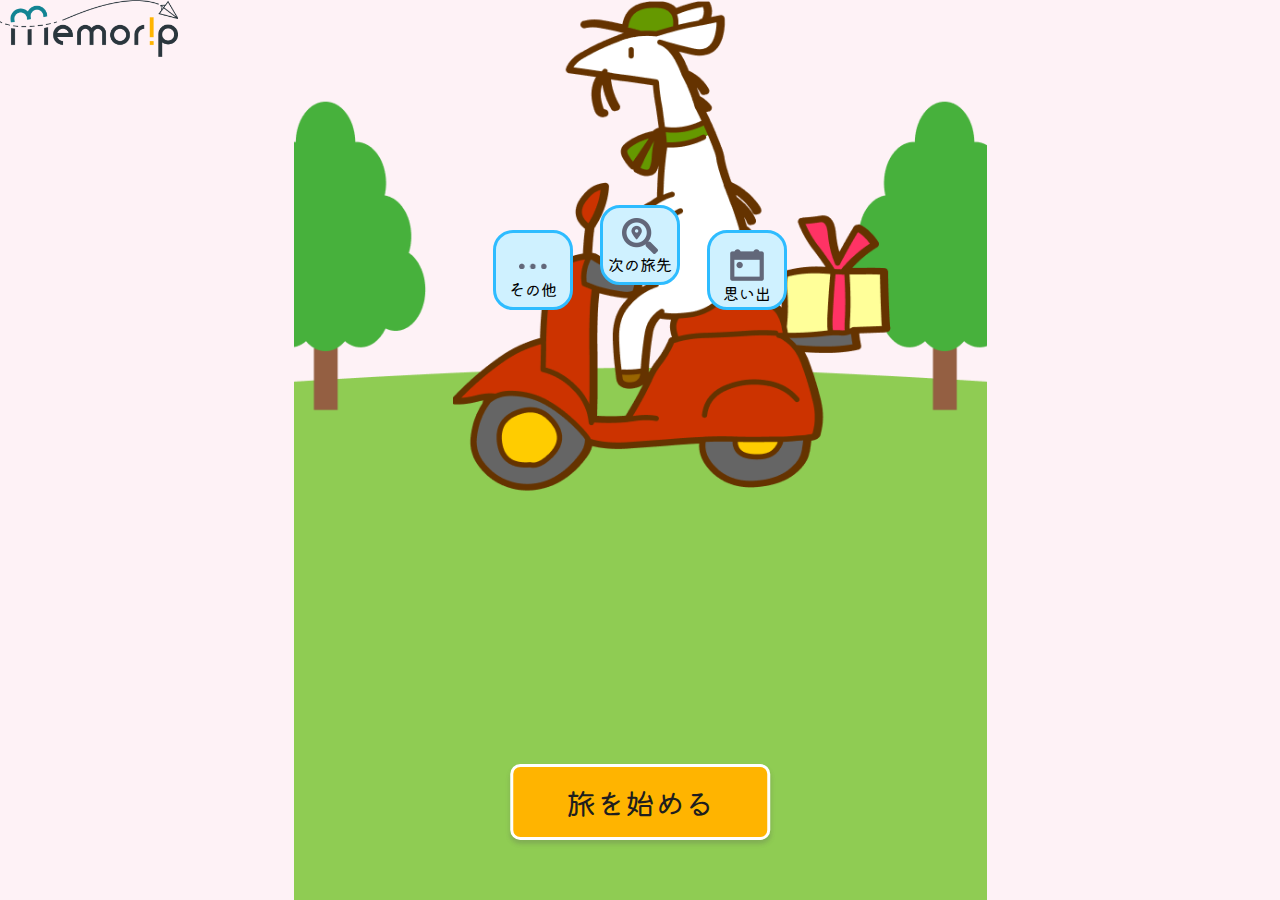
<file: index.html>
<!DOCTYPE html>
<html lang="en">
<head>
    <meta charset="UTF-8">
    <meta name="viewport" content="width=device-width, initial-scale=1.0">
    <title>Momorip</title>
    <link rel="preconnect" href="https://fonts.googleapis.com">
    <link rel="preconnect" href="https://fonts.gstatic.com" crossorigin>
    <link href="https://fonts.googleapis.com/css2?family=Kiwi+Maru:wght@300;400;500&display=swap" rel="stylesheet">
    <link rel="stylesheet" href="./css/app_start.css">
</head>
<body>
    <div class="wrapper">
        <img srcset="imgs/logoMain.png 1.8x" alt="" class="logo">
        <div class="start-category">
            <button class="start-category--btn">
                <div class="start-category--img">
                    <img srcset="./imgs/startBtn1.png 2x" alt="" class="start-category--img start-category--img1">
                </div>
                <p class="start-category--inner">その他</p>
            </button>
            <button class="start-category--btn" onclick="location.href='./home.html'">
                <div class="start-category--img">
                    <img srcset="./imgs/startBtn2.png 2x" alt="" class="start-category--img">
                </div>
                <p class="start-category--inner">次の旅先</p>
            </button>
            <button class="start-category--btn"  onclick="location.href='./calender.html'">
                <div class="start-category--img">
                    <img srcset="./imgs/startBtn3.png 2x" alt="" class="start-category--img">
                </div>
                <p class="start-category--inner">思い出</p>
            </button>
        </div>
        <button class="start-btn" onclick="location.href='./hajime.html'">旅を始める</button>
    </div>
</body>
</html>
</file>
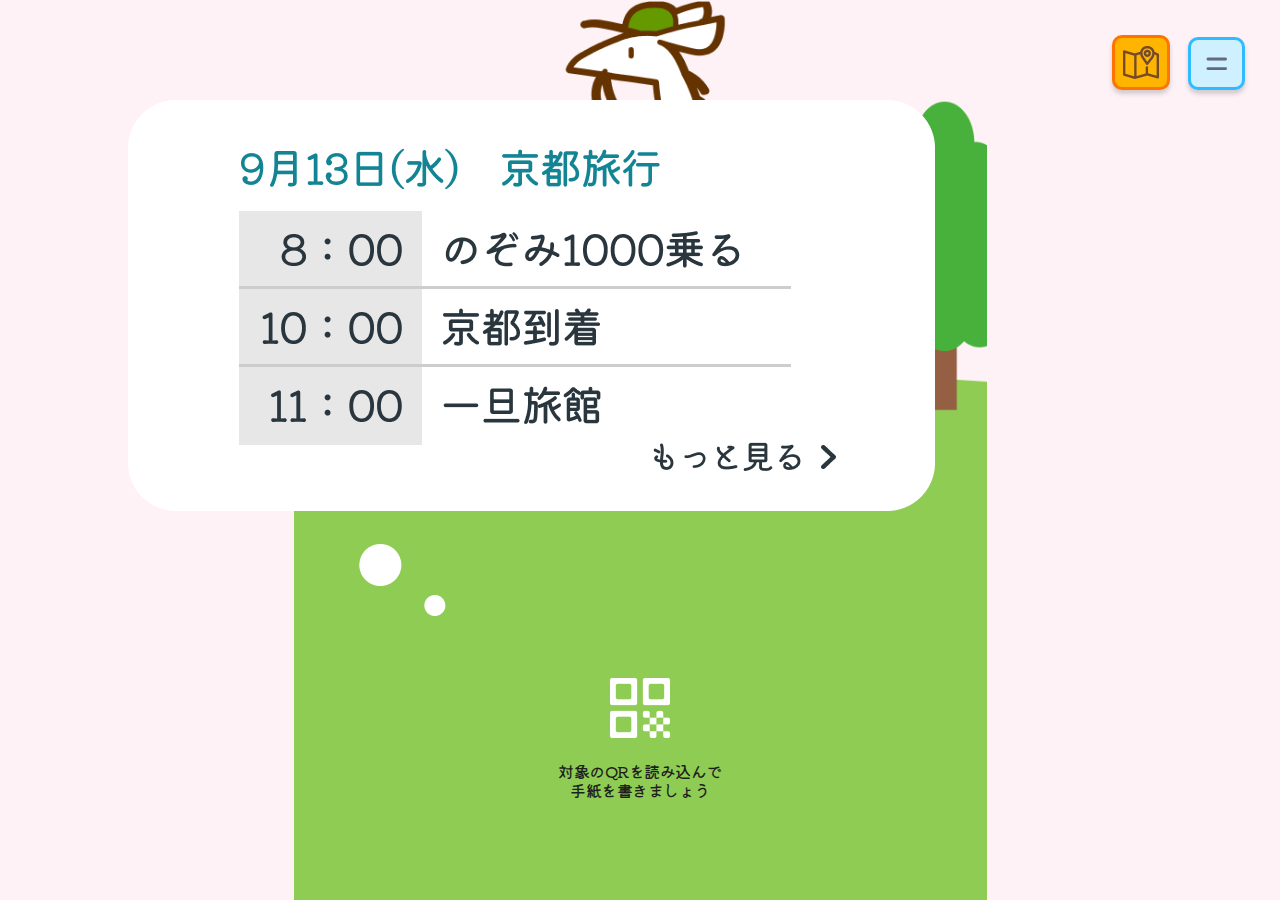
<file: hajime.html>
<!DOCTYPE html>
<html lang="en">
<head>
    <meta charset="UTF-8">
    <meta name="viewport" content="width=device-width, initial-scale=1.0">
    <title>Momorip</title>
    <link rel="preconnect" href="https://fonts.googleapis.com">
    <link rel="preconnect" href="https://fonts.gstatic.com" crossorigin>
    <link href="https://fonts.googleapis.com/css2?family=Kiwi+Maru:wght@300;400;500&display=swap" rel="stylesheet">
    <link rel="stylesheet" href="https://cdnjs.cloudflare.com/ajax/libs/font-awesome/6.4.2/css/all.min.css" integrity="sha512-z3gLpd7yknf1YoNbCzqRKc4qyor8gaKU1qmn+CShxbuBusANI9QpRohGBreCFkKxLhei6S9CQXFEbbKuqLg0DA==" crossorigin="anonymous" referrerpolicy="no-referrer" />
    <link rel="stylesheet" href="./css/app_hajime.css">
</head>
<body>
    <div class="wrapper">
        <button class="listBtn" onclick="location.href='./map2.html'">
            <img srcset="imgs/mapBtn.png 2x" alt="">
        </button>
        <button class="burgerBtn">
            <img srcset="./imgs/burger.png 2x" alt="">
        </button>
        <div class="sche" onclick="location.href='./letter.html'">
            <img src="./imgs/schedu.png" alt="">
        </div>
        <div class="nav">
            <ul class="nav-list">
                <li>
                    <img srcset="imgs/burger.png 2x" alt="">
                </li>
                <li class="nav-item"><a href="#">旅を終わる</a></li>
                <li class="nav-item"><a href="#">思い出</a></li>
                <li class="nav-item"><a href="#">次の旅先</a></li>
                <li class="nav-item"><a href="#">お気に入り</a></li>
                <li class="nav-item"><a href="#">アカウント</a></li>
                <li class="nav-item"><a href="#">設定</a></li>
            </ul>
        </div>
        <div class="code" id="but" onclick="location.href='qrscan.html'">
            <img srcset="imgs/hajimeQR.png 2x" alt="">
        </div>
        <div class="sub">
            対象のQRを読み込んで
            <br>手紙を書きましょう
        </div>
        
    </div>
    <script src="js/app_hajime.js"></script>
</body>
</html>
</file>
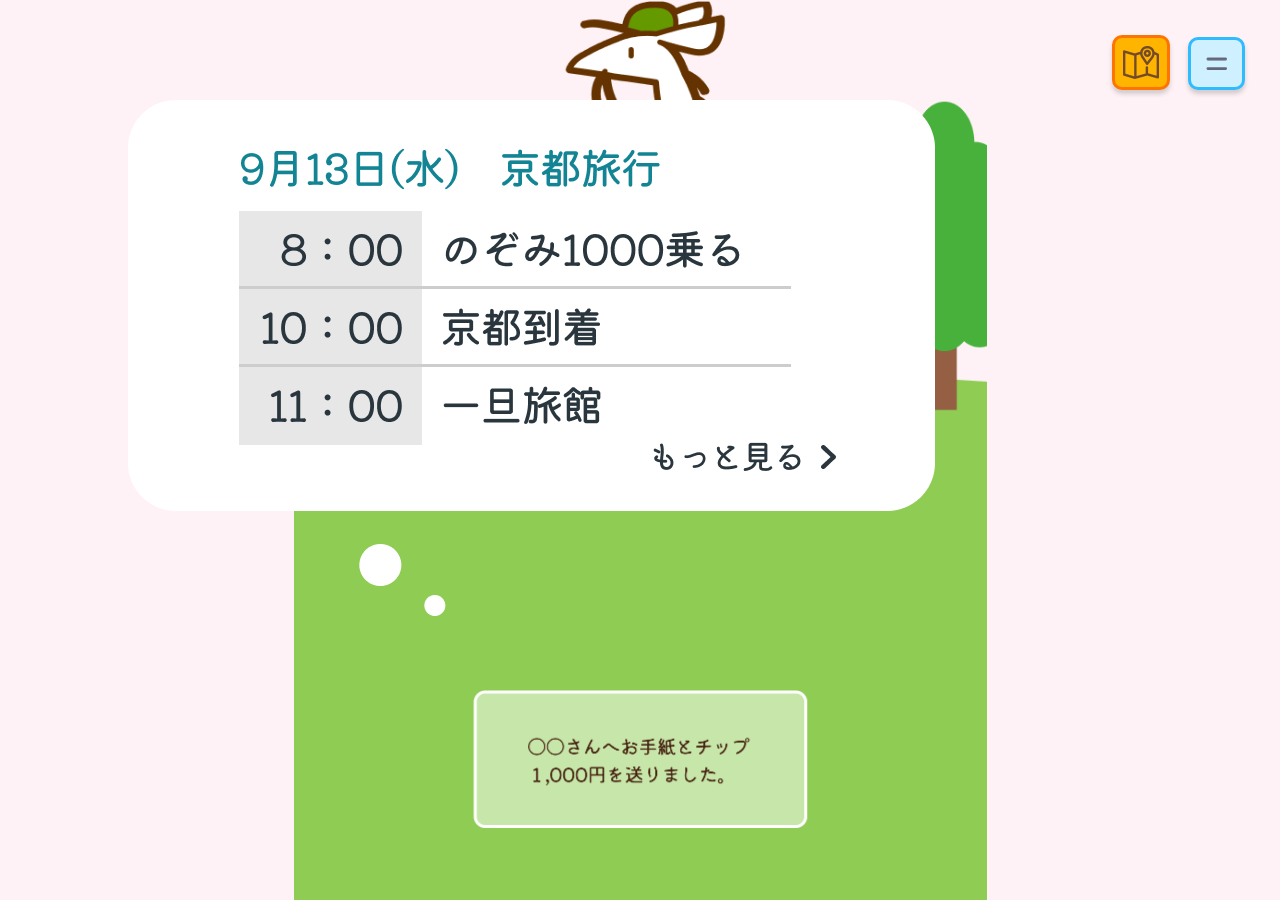
<file: hajime2.html>
<!DOCTYPE html>
<html lang="en">
<head>
    <meta charset="UTF-8">
    <meta name="viewport" content="width=device-width, initial-scale=1.0">
    <title>Momorip</title>
    <link rel="preconnect" href="https://fonts.googleapis.com">
    <link rel="preconnect" href="https://fonts.gstatic.com" crossorigin>
    <link href="https://fonts.googleapis.com/css2?family=Kiwi+Maru:wght@300;400;500&display=swap" rel="stylesheet">
    <link rel="stylesheet" href="https://cdnjs.cloudflare.com/ajax/libs/font-awesome/6.4.2/css/all.min.css" integrity="sha512-z3gLpd7yknf1YoNbCzqRKc4qyor8gaKU1qmn+CShxbuBusANI9QpRohGBreCFkKxLhei6S9CQXFEbbKuqLg0DA==" crossorigin="anonymous" referrerpolicy="no-referrer" />
    <link rel="stylesheet" href="./css/app_hajime.css">
    <link rel="stylesheet" href="./css/app_hajime2.css">
    <style>
        .senddone img{
            position: absolute;
            bottom: 8%;
            left: 50%;
            transform: translateX(-50%);
        }
    </style>
</head>
<body>
    <div class="wrapper">
        <div class="burger">
            <div class="cancel" onclick="document.querySelector('.burger').style.display = 'none'">
                <svg xmlns="http://www.w3.org/2000/svg" width="20" height="20" viewBox="0 0 20 20" fill="none">
                    <path d="M2.20703 17.5859L17.7928 2.00019" stroke="#626779" stroke-width="3" stroke-linecap="round"/>
                    <path d="M2.20728 2.77539L17.793 18.3611" stroke="#626779" stroke-width="3" stroke-linecap="round"/>
                </svg>
            </div>
            <div class="burger-list">
                <div class="burger-item"  onclick="location.href='./calender.html'">
                    <svg xmlns="http://www.w3.org/2000/svg" width="43" height="43" viewBox="0 0 43 43" fill="none">
                        <path fill-rule="evenodd" clip-rule="evenodd" d="M6.45005 8.60059H36.5501C37.1203 8.60059 37.6671 8.8271 38.0703 9.23031C38.4735 9.63351 38.7001 10.1804 38.7001 10.7506V36.5506C38.7001 37.1208 38.4735 37.6677 38.0703 38.0709C37.6671 38.4741 37.1203 38.7006 36.5501 38.7006H6.45005C5.87983 38.7006 5.33297 38.4741 4.92977 38.0709C4.52657 37.6677 4.30005 37.1208 4.30005 36.5506V10.7506C4.30005 10.1804 4.52657 9.63351 4.92977 9.23031C5.33297 8.8271 5.87983 8.60059 6.45005 8.60059ZM8.60005 17.2006V34.4006H34.4001V17.2006H8.60005Z" fill="#626779"/>
                        <path d="M13.975 25.8006C15.7561 25.8006 17.2 24.3567 17.2 22.5756C17.2 20.7945 15.7561 19.3506 13.975 19.3506C12.1939 19.3506 10.75 20.7945 10.75 22.5756C10.75 24.3567 12.1939 25.8006 13.975 25.8006Z" fill="#626779"/>
                        <path d="M11.8251 12.9002C13.6062 12.9002 15.0501 11.4563 15.0501 9.6752C15.0501 7.89408 13.6062 6.4502 11.8251 6.4502C10.044 6.4502 8.6001 7.89408 8.6001 9.6752C8.6001 11.4563 10.044 12.9002 11.8251 12.9002Z" fill="#626779"/>
                        <path d="M31.175 12.9002C32.9561 12.9002 34.4 11.4563 34.4 9.6752C34.4 7.89408 32.9561 6.4502 31.175 6.4502C29.3938 6.4502 27.95 7.89408 27.95 9.6752C27.95 11.4563 29.3938 12.9002 31.175 12.9002Z" fill="#626779"/>
                    </svg>
                    <p class="burger-name">思い出</p>
                </div>
                <div class="burger-item" onclick="location.href='./home.html'">
                    <svg xmlns="http://www.w3.org/2000/svg" width="33" height="33" viewBox="0 0 33 33" fill="none">
                        <g clip-path="url(#clip0_255_1095)">
                          <path d="M32.5514 28.5308L26.1248 22.1055C25.8347 21.8154 25.4416 21.6543 25.0291 21.6543H23.9785C25.7574 19.3791 26.8144 16.518 26.8144 13.405C26.8144 5.99994 20.8132 0 13.4075 0C6.00188 0 0 5.99994 0 13.405C0 20.81 6.00123 26.8099 13.4075 26.8099C16.5206 26.8099 19.383 25.7529 21.6582 23.974V25.0246C21.6582 25.4371 21.8193 25.8302 22.1094 26.1203L28.536 32.5456C29.1418 33.1515 30.1215 33.1515 30.7209 32.5456L32.545 30.7216C33.1508 30.1157 33.1508 29.1367 32.5514 28.5308ZM13.4075 22.6849C8.28094 22.6849 4.12629 18.538 4.12629 13.405C4.12629 8.279 8.27385 4.125 13.4075 4.125C18.5341 4.125 22.6888 8.27191 22.6888 13.405C22.6888 18.5309 18.5412 22.6849 13.4075 22.6849ZM13.4088 7.21875C10.7804 7.21875 8.64961 9.34893 8.64961 11.9773C8.64961 14.1017 11.7601 17.9747 12.9519 19.3804C13.0078 19.4473 13.0776 19.5011 13.1566 19.538C13.2356 19.5749 13.3217 19.5941 13.4088 19.5941C13.496 19.5941 13.5821 19.5749 13.6611 19.538C13.74 19.5011 13.8099 19.4473 13.8658 19.3804C15.0575 17.9747 18.168 14.1023 18.168 11.9773C18.168 9.34893 16.0372 7.21875 13.4088 7.21875ZM13.4088 13.4062C12.5542 13.4062 11.862 12.7134 11.862 11.8594C11.862 11.0047 12.5548 10.3125 13.4088 10.3125C14.2628 10.3125 14.9557 11.0047 14.9557 11.8594C14.9557 12.7134 14.2628 13.4062 13.4088 13.4062Z" fill="#626779"/>
                        </g>
                        <defs>
                          <clipPath id="clip0_255_1095">
                            <rect width="33" height="33" fill="white"/>
                          </clipPath>
                        </defs>
                    </svg>
                    <p class="burger-name">次の旅先</p>
                </div>
                <div class="burger-item">
                    <svg xmlns="http://www.w3.org/2000/svg" width="38" height="40" viewBox="0 0 38 40" fill="none">
                        <path d="M26.4219 4.375C23.4398 4.375 20.7931 5.61406 19 7.74375C17.2069 5.61406 14.5602 4.375 11.5781 4.375C8.9808 4.37831 6.49075 5.46586 4.65416 7.39912C2.81757 9.33237 1.78439 11.9535 1.78125 14.6875C1.78125 25.9906 17.4874 35.0219 18.1554 35.4016C18.415 35.5487 18.7052 35.6257 19 35.6257C19.2948 35.6257 19.585 35.5487 19.8446 35.4016C20.5126 35.0219 36.2188 25.9906 36.2188 14.6875C36.2156 11.9535 35.1824 9.33237 33.3458 7.39912C31.5093 5.46586 29.0192 4.37831 26.4219 4.375ZM25.607 26.6188C23.5396 28.4654 21.3297 30.1274 19 31.5875C16.6704 30.1274 14.4604 28.4654 12.393 26.6188C9.17641 23.7141 5.34375 19.2844 5.34375 14.6875C5.34375 12.947 6.00058 11.2778 7.16976 10.0471C8.33893 8.8164 9.92467 8.125 11.5781 8.125C14.2203 8.125 16.432 9.59375 17.3509 11.9594C17.4846 12.3042 17.7129 12.5993 18.0066 12.8071C18.3003 13.0148 18.6461 13.1258 19 13.1258C19.3539 13.1258 19.6997 13.0148 19.9934 12.8071C20.2871 12.5993 20.5154 12.3042 20.6491 11.9594C21.568 9.59375 23.7797 8.125 26.4219 8.125C28.0753 8.125 29.6611 8.8164 30.8302 10.0471C31.9994 11.2778 32.6562 12.947 32.6562 14.6875C32.6562 19.2844 28.8236 23.7141 25.607 26.6188Z" fill="#626779"/>
                    </svg>
                    <p class="burger-name">お気に入り</p>
                </div>
                <div class="burger-item">
                    <svg xmlns="http://www.w3.org/2000/svg" width="40" height="40" viewBox="0 0 40 40" fill="none">
                        <path d="M19.9999 3.33301C10.7999 3.33301 3.33325 10.7997 3.33325 19.9997C3.33325 29.1997 10.7999 36.6663 19.9999 36.6663C29.1999 36.6663 36.6666 29.1997 36.6666 19.9997C36.6666 10.7997 29.1999 3.33301 19.9999 3.33301ZM19.9999 9.99967C23.2166 9.99967 25.8333 12.6163 25.8333 15.833C25.8333 19.0497 23.2166 21.6663 19.9999 21.6663C16.7833 21.6663 14.1666 19.0497 14.1666 15.833C14.1666 12.6163 16.7833 9.99967 19.9999 9.99967ZM19.9999 33.333C16.6166 33.333 12.6166 31.9663 9.76659 28.533C12.6859 26.2425 16.2893 24.9977 19.9999 24.9977C23.7106 24.9977 27.3139 26.2425 30.2332 28.533C27.3833 31.9663 23.3833 33.333 19.9999 33.333Z" fill="#626779"/>
                    </svg>
                    <p class="burger-name">アカウント</p>
                </div>
                <div class="burger-item">
                    <svg xmlns="http://www.w3.org/2000/svg" width="36" height="36" viewBox="0 0 36 36" fill="none">
                        <g clip-path="url(#clip0_255_1345)">
                          <path d="M23.1259 0.636802C23.6466 0.731372 24.0535 1.14007 24.1407 1.65717L24.7616 5.35017C25.1894 5.54313 25.5534 5.7245 25.858 5.90058C26.1909 6.09275 26.6145 6.3691 27.1333 6.73592L30.3247 5.72395C30.5852 5.6412 30.8656 5.64517 31.1236 5.73526C31.3817 5.82534 31.6036 5.99669 31.7561 6.22358L33.8361 9.33639C34.1121 9.75059 34.1141 10.2833 33.8412 10.6984L31.8944 13.6507C32.0455 14.108 32.1615 14.4968 32.2456 14.8194C32.3355 15.1706 32.4387 15.6503 32.5537 16.2658L35.4886 18.2075C35.9298 18.498 36.1387 19.0299 36.0138 19.536L35.1126 23.1684C35.0532 23.4042 34.926 23.6174 34.7466 23.7816C34.5671 23.9458 34.3435 24.0537 34.1033 24.0919L30.8944 24.6159C30.732 25.0163 30.5771 25.3559 30.4267 25.6396C30.188 26.0765 29.9288 26.502 29.65 26.9145L30.5563 30.5367C30.6204 30.7913 30.6014 31.0598 30.502 31.3028C30.4025 31.5458 30.2279 31.7506 30.0037 31.8871L26.6569 33.9356C26.4366 34.0698 26.1806 34.1335 25.9231 34.1181C25.6657 34.1027 25.419 34.0091 25.2163 33.8496L22.5337 31.7378C22.0247 31.8994 21.5062 32.0294 20.9811 32.1272L19.5966 32.377L17.8664 35.3558C17.7387 35.5737 17.5481 35.748 17.3196 35.8557C17.0911 35.9634 16.8354 35.9995 16.586 35.9593L13.2072 35.4243C12.9509 35.3846 12.7132 35.2665 12.5267 35.0862C12.3403 34.9059 12.2143 34.6723 12.1662 34.4174L11.4616 30.5812C11.0274 30.3389 10.6003 30.0844 10.1805 29.8179C9.83903 29.5902 9.50542 29.3508 9.1803 29.1002L5.55416 29.9271C5.31526 29.9815 5.06572 29.9652 4.83591 29.8802C4.60611 29.7953 4.40596 29.6454 4.25981 29.4487L2.19403 26.6605C2.04009 26.4537 1.95508 26.2037 1.95102 25.9459C1.94695 25.6881 2.02405 25.4355 2.17139 25.2239L4.19089 22.3343C4.06627 21.926 3.95696 21.5131 3.86319 21.0966C3.75772 20.5885 3.66753 20.0773 3.59276 19.5638L0.597929 18.0228C0.354392 17.8981 0.158843 17.6965 0.0416489 17.4493C-0.0755448 17.2021 -0.107823 16.923 -0.0501737 16.6556L0.691722 13.276C0.740864 13.0556 0.849319 12.8528 1.00536 12.6897C1.1614 12.5265 1.35908 12.409 1.57704 12.3501L5.19316 11.3567C5.44986 10.8197 5.66423 10.405 5.84111 10.106C6.08595 9.70815 6.34791 9.32113 6.62624 8.94599L5.73789 5.63799C5.6705 5.38679 5.68452 5.12069 5.77791 4.87796C5.87131 4.63523 6.03928 4.42837 6.25766 4.28713L9.17072 2.39037C9.37488 2.25763 9.61306 2.18672 9.85658 2.18616C10.1001 2.1856 10.3386 2.25542 10.5434 2.38722L13.6526 4.38623C14.0695 4.20584 14.4424 4.06683 14.7763 3.96099C15.1744 3.83389 15.6963 3.72013 16.3469 3.61327L18.108 0.565115C18.2377 0.342198 18.4331 0.164763 18.6675 0.0570396C18.9018 -0.050684 19.1637 -0.0834452 19.4174 -0.0367708L23.1259 0.636802ZM19.0015 12.7286C16.0492 12.1924 13.2271 14.1221 12.697 17.0408C12.1669 19.9594 14.1298 22.7601 17.0821 23.2963C20.0326 23.8322 22.855 21.9007 23.3851 18.982C23.9152 16.0634 21.9538 13.2648 19.0015 12.7286Z" fill="#626779"/>
                        </g>
                        <defs>
                          <clipPath id="clip0_255_1345">
                            <rect width="36" height="36" fill="white"/>
                          </clipPath>
                        </defs>
                    </svg>
                    <p class="burger-name">設定</p>
                </div>
            </div>
            <button class="sendBtn" onclick="location.href='./index.html'">
                旅を終わる
            </button>
        </div>
        <button class="listBtn" onclick="location.href='./map2.html'">
            <img srcset="imgs/mapBtn.png 2x" alt="">
        </button>
        <button class="burgerBtn"  onclick="document.querySelector('.burger').style.display = 'block'">
            <img srcset="./imgs/burger.png 2x" alt="">
        </button>
        </button>
        <div class="sche" onclick="location.href='./letter.html'">
            <img src="./imgs/schedu.png" alt="">
        </div>
        <div class="nav">
            <ul class="nav-list">
                <li>
                    <img srcset="imgs/burger.png 2x" alt="">
                </li>
                <li class="nav-item"><a href="#">旅を終わる</a></li>
                <li class="nav-item"><a href="#">思い出</a></li>
                <li class="nav-item"><a href="#">次の旅先</a></li>
                <li class="nav-item"><a href="#">お気に入り</a></li>
                <li class="nav-item"><a href="#">アカウント</a></li>
                <li class="nav-item"><a href="#">設定</a></li>
            </ul>
        </div>
        <div class="senddone">
            <img srcset="imgs/senddone.png 2x" alt="">
        </div>
        
        
    </div>
    <script src="js/app_hajime.js"></script>
</body>
</html>
</file>
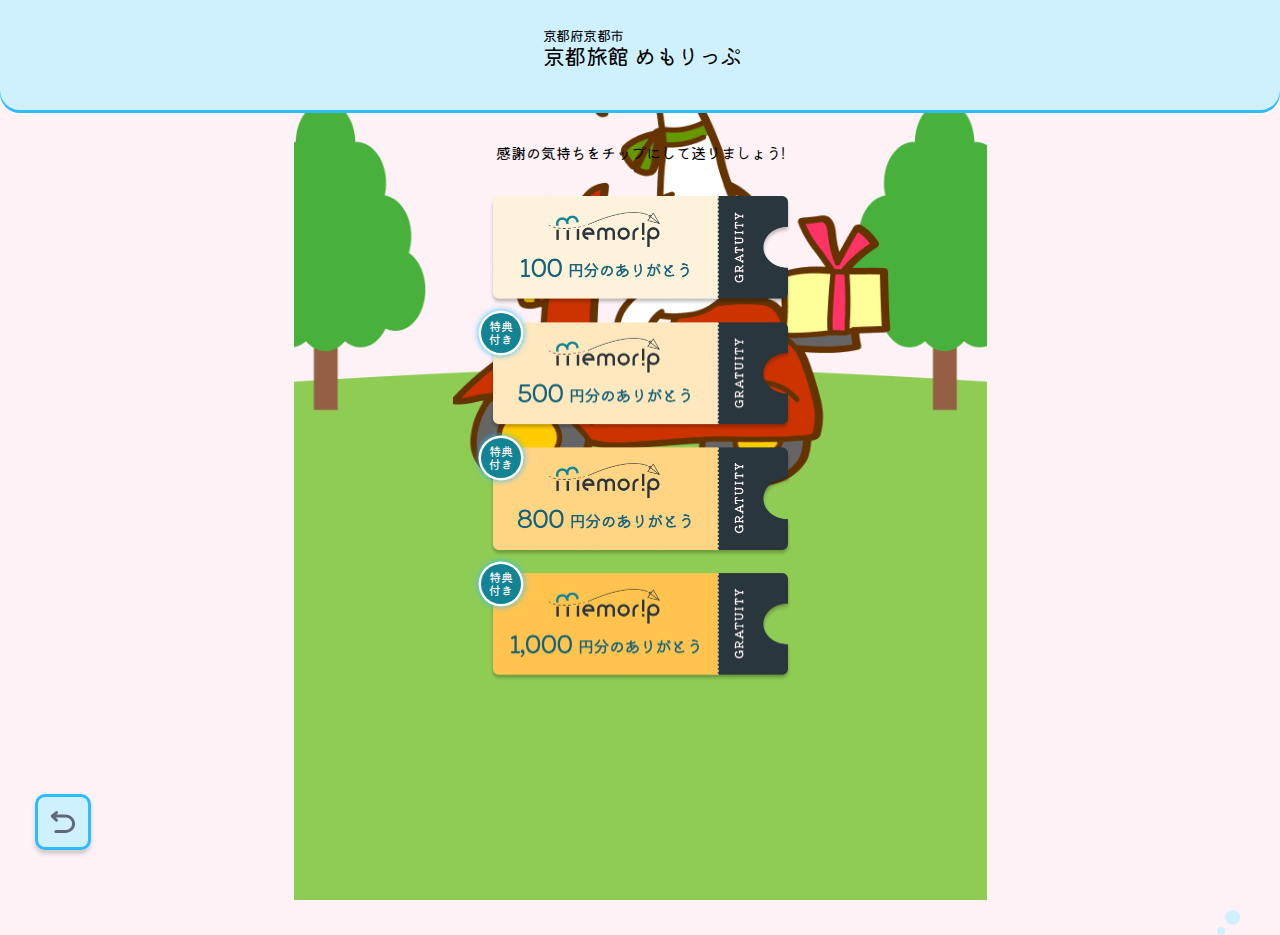
<file: letter.html>
<!DOCTYPE html>
<html lang="en">
<head>
    <meta charset="UTF-8">
    <meta name="viewport" content="width=device-width, initial-scale=1.0">
    <title>Momorip</title>
    <link rel="preconnect" href="https://fonts.googleapis.com">
    <link rel="preconnect" href="https://fonts.gstatic.com" crossorigin>
    <link href="https://fonts.googleapis.com/css2?family=Kiwi+Maru:wght@300;400;500&display=swap" rel="stylesheet">
    <link rel="stylesheet" href="https://cdnjs.cloudflare.com/ajax/libs/font-awesome/6.4.2/css/all.min.css" integrity="sha512-z3gLpd7yknf1YoNbCzqRKc4qyor8gaKU1qmn+CShxbuBusANI9QpRohGBreCFkKxLhei6S9CQXFEbbKuqLg0DA==" crossorigin="anonymous" referrerpolicy="no-referrer" />
    <link rel="stylesheet" href="./css/app_letter.css">
</head>
<body>
    <div class="wrapper">
        <div class="box">
            <p class="box-city">
                京都府京都市
                <br>京都旅館 めもりっぷ
            </p>
        </div>
        <div class="say">
            感謝の気持ちをチップにして送りましょう!
        </div>
        <div class="tip-list">
            <div class="tip-item">
                <img srcset="imgs/tip1.png 2x" alt="">
            </div>
            <div class="tip-item">
                <img srcset="imgs/tip2.png 2x" alt="">
                <div class="tip-merit">
                    特典
                    <br>付き
                </div>
            </div>
            <div class="tip-item">
                <img srcset="imgs/tip3.png 2x" alt="">
                <div class="tip-merit">
                    特典
                    <br>付き
                </div>
            </div>
            <div class="tip-item">
                <img srcset="imgs/tip4.png 2x" alt="">
                <div class="tip-merit">
                    特典
                    <br>付き
                </div>
            </div>
        </div>
        <button class="backBtn">
            <svg xmlns="http://www.w3.org/2000/svg" width="30" height="30" viewBox="0 0 30 30" fill="none">
                <path d="M8.5068 5.55664L4.37497 9.09831L8.5068 13.2303" stroke="#626779" stroke-width="3" stroke-linecap="round" stroke-linejoin="round"/>
                <path d="M4.37497 9.09863H17.9477C22.0106 9.09863 25.4609 12.4162 25.6193 16.4771C25.7866 20.7682 22.241 24.4459 17.9477 24.4459H7.91569" stroke="#626779" stroke-width="3" stroke-linecap="round" stroke-linejoin="round"/>
            </svg>
        </button>
    </div>
</body>
</html>
</file>
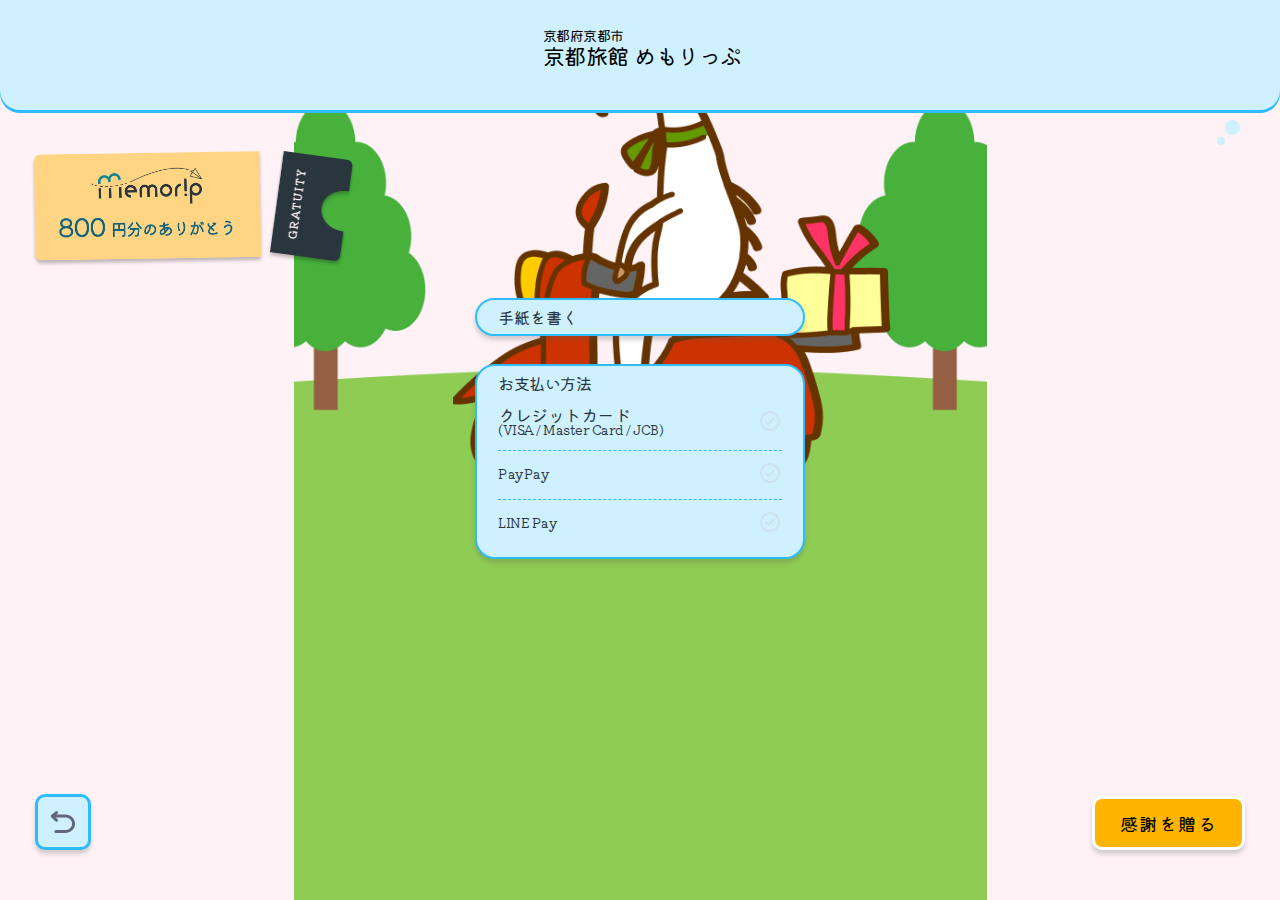
<file: letter2.html>
<!DOCTYPE html>
<html lang="en">
<head>
    <meta charset="UTF-8">
    <meta name="viewport" content="width=device-width, initial-scale=1.0">
    <title>Momorip</title>
    <link rel="preconnect" href="https://fonts.googleapis.com">
    <link rel="preconnect" href="https://fonts.gstatic.com" crossorigin>
    <link href="https://fonts.googleapis.com/css2?family=Kiwi+Maru:wght@300;400;500&display=swap" rel="stylesheet">
    <link rel="stylesheet" href="https://cdnjs.cloudflare.com/ajax/libs/font-awesome/6.4.2/css/all.min.css" integrity="sha512-z3gLpd7yknf1YoNbCzqRKc4qyor8gaKU1qmn+CShxbuBusANI9QpRohGBreCFkKxLhei6S9CQXFEbbKuqLg0DA==" crossorigin="anonymous" referrerpolicy="no-referrer" />
    <link rel="stylesheet" href="./css/app_letter2.css">
</head>
<body>
    <div class="wrapper">
        <div class="box">
            <p class="box-city">
                京都府京都市
                <br>京都旅館 めもりっぷ
            </p>
        </div>
        <div class="tip">
            <img srcset="imgs/letter2-tip1.png 2x" alt="" class="tip1">
            <img srcset="imgs/letter2-tip2.png 2x" alt="" class="tip2">
        </div>
        <div class="write">
            <p id="write">手紙を書く</p>
            <textarea name="text" id="letter" cols="30" rows="10"></textarea>
        </div>
        <div class="payment">
            <div class="payment-title">
                お支払い方法
            </div>
            <ul class="payment-list">
                <li class="payment-item">
                    <div class="payment-name">クレジットカード 
                        <br>(VISA / Master Card / JCB)</div>
                    <div class="payment-check">
                        <svg xmlns="http://www.w3.org/2000/svg" width="24" height="24" viewBox="0 0 24 24" fill="none">
                            <path d="M16.5459 8.95406C16.6508 9.05858 16.734 9.18277 16.7908 9.31952C16.8476 9.45626 16.8768 9.60287 16.8768 9.75094C16.8768 9.899 16.8476 10.0456 16.7908 10.1824C16.734 10.3191 16.6508 10.4433 16.5459 10.5478L11.2959 15.7978C11.1914 15.9027 11.0672 15.9859 10.9305 16.0427C10.7937 16.0995 10.6471 16.1287 10.4991 16.1287C10.351 16.1287 10.2044 16.0995 10.0676 16.0427C9.9309 15.9859 9.80671 15.9027 9.70219 15.7978L7.45219 13.5478C7.34754 13.4432 7.26453 13.3189 7.2079 13.1822C7.15127 13.0455 7.12212 12.8989 7.12212 12.7509C7.12212 12.6029 7.15127 12.4564 7.2079 12.3197C7.26453 12.1829 7.34754 12.0587 7.45219 11.9541C7.55684 11.8494 7.68107 11.7664 7.8178 11.7098C7.95453 11.6531 8.10107 11.624 8.24907 11.624C8.39706 11.624 8.5436 11.6531 8.68033 11.7098C8.81706 11.7664 8.94129 11.8494 9.04594 11.9541L10.5 13.4062L14.9541 8.95125C15.0587 8.84684 15.183 8.76408 15.3196 8.7077C15.4563 8.65133 15.6027 8.62245 15.7506 8.62271C15.8984 8.62297 16.0448 8.65237 16.1812 8.70922C16.3177 8.76608 16.4416 8.84928 16.5459 8.95406ZM22.125 12C22.125 14.0025 21.5312 15.9601 20.4186 17.6251C19.3061 19.2902 17.7248 20.5879 15.8747 21.3543C14.0246 22.1206 11.9888 22.3211 10.0247 21.9305C8.06066 21.5398 6.25656 20.5755 4.84055 19.1595C3.42454 17.7435 2.46023 15.9393 2.06955 13.9753C1.67888 12.0112 1.87939 9.97543 2.64572 8.12533C3.41206 6.27523 4.70981 4.69392 6.37486 3.58137C8.0399 2.46882 9.99747 1.875 12 1.875C14.6844 1.87798 17.258 2.94567 19.1562 4.84383C21.0543 6.74199 22.122 9.3156 22.125 12ZM19.875 12C19.875 10.4425 19.4131 8.91992 18.5478 7.62488C17.6825 6.32985 16.4526 5.32049 15.0136 4.72445C13.5747 4.12841 11.9913 3.97246 10.4637 4.27632C8.93607 4.58017 7.53288 5.3302 6.43154 6.43153C5.3302 7.53287 4.58018 8.93606 4.27632 10.4637C3.97246 11.9913 4.12841 13.5747 4.72445 15.0136C5.32049 16.4526 6.32985 17.6825 7.62489 18.5478C8.91993 19.4131 10.4425 19.875 12 19.875C14.0879 19.8728 16.0896 19.0424 17.566 17.566C19.0424 16.0896 19.8728 14.0879 19.875 12Z" fill="#CFE3ED"/>
                        </svg>
                    </div>
                </li>
                <li class="payment-item">
                    <div class="payment-name">PayPay</div>
                    <div class="payment-check">
                        <svg xmlns="http://www.w3.org/2000/svg" width="24" height="24" viewBox="0 0 24 24" fill="none">
                            <path d="M16.5459 8.95406C16.6508 9.05858 16.734 9.18277 16.7908 9.31952C16.8476 9.45626 16.8768 9.60287 16.8768 9.75094C16.8768 9.899 16.8476 10.0456 16.7908 10.1824C16.734 10.3191 16.6508 10.4433 16.5459 10.5478L11.2959 15.7978C11.1914 15.9027 11.0672 15.9859 10.9305 16.0427C10.7937 16.0995 10.6471 16.1287 10.4991 16.1287C10.351 16.1287 10.2044 16.0995 10.0676 16.0427C9.9309 15.9859 9.80671 15.9027 9.70219 15.7978L7.45219 13.5478C7.34754 13.4432 7.26453 13.3189 7.2079 13.1822C7.15127 13.0455 7.12212 12.8989 7.12212 12.7509C7.12212 12.6029 7.15127 12.4564 7.2079 12.3197C7.26453 12.1829 7.34754 12.0587 7.45219 11.9541C7.55684 11.8494 7.68107 11.7664 7.8178 11.7098C7.95453 11.6531 8.10107 11.624 8.24907 11.624C8.39706 11.624 8.5436 11.6531 8.68033 11.7098C8.81706 11.7664 8.94129 11.8494 9.04594 11.9541L10.5 13.4062L14.9541 8.95125C15.0587 8.84684 15.183 8.76408 15.3196 8.7077C15.4563 8.65133 15.6027 8.62245 15.7506 8.62271C15.8984 8.62297 16.0448 8.65237 16.1812 8.70922C16.3177 8.76608 16.4416 8.84928 16.5459 8.95406ZM22.125 12C22.125 14.0025 21.5312 15.9601 20.4186 17.6251C19.3061 19.2902 17.7248 20.5879 15.8747 21.3543C14.0246 22.1206 11.9888 22.3211 10.0247 21.9305C8.06066 21.5398 6.25656 20.5755 4.84055 19.1595C3.42454 17.7435 2.46023 15.9393 2.06955 13.9753C1.67888 12.0112 1.87939 9.97543 2.64572 8.12533C3.41206 6.27523 4.70981 4.69392 6.37486 3.58137C8.0399 2.46882 9.99747 1.875 12 1.875C14.6844 1.87798 17.258 2.94567 19.1562 4.84383C21.0543 6.74199 22.122 9.3156 22.125 12ZM19.875 12C19.875 10.4425 19.4131 8.91992 18.5478 7.62488C17.6825 6.32985 16.4526 5.32049 15.0136 4.72445C13.5747 4.12841 11.9913 3.97246 10.4637 4.27632C8.93607 4.58017 7.53288 5.3302 6.43154 6.43153C5.3302 7.53287 4.58018 8.93606 4.27632 10.4637C3.97246 11.9913 4.12841 13.5747 4.72445 15.0136C5.32049 16.4526 6.32985 17.6825 7.62489 18.5478C8.91993 19.4131 10.4425 19.875 12 19.875C14.0879 19.8728 16.0896 19.0424 17.566 17.566C19.0424 16.0896 19.8728 14.0879 19.875 12Z" fill="#CFE3ED"/>
                        </svg>
                    </div>
                </li>
                <li class="payment-item">
                    <div class="payment-name">LINE Pay</div>
                    <div class="payment-check">
                        <svg xmlns="http://www.w3.org/2000/svg" width="24" height="24" viewBox="0 0 24 24" fill="none">
                            <path d="M16.5459 8.95406C16.6508 9.05858 16.734 9.18277 16.7908 9.31952C16.8476 9.45626 16.8768 9.60287 16.8768 9.75094C16.8768 9.899 16.8476 10.0456 16.7908 10.1824C16.734 10.3191 16.6508 10.4433 16.5459 10.5478L11.2959 15.7978C11.1914 15.9027 11.0672 15.9859 10.9305 16.0427C10.7937 16.0995 10.6471 16.1287 10.4991 16.1287C10.351 16.1287 10.2044 16.0995 10.0676 16.0427C9.9309 15.9859 9.80671 15.9027 9.70219 15.7978L7.45219 13.5478C7.34754 13.4432 7.26453 13.3189 7.2079 13.1822C7.15127 13.0455 7.12212 12.8989 7.12212 12.7509C7.12212 12.6029 7.15127 12.4564 7.2079 12.3197C7.26453 12.1829 7.34754 12.0587 7.45219 11.9541C7.55684 11.8494 7.68107 11.7664 7.8178 11.7098C7.95453 11.6531 8.10107 11.624 8.24907 11.624C8.39706 11.624 8.5436 11.6531 8.68033 11.7098C8.81706 11.7664 8.94129 11.8494 9.04594 11.9541L10.5 13.4062L14.9541 8.95125C15.0587 8.84684 15.183 8.76408 15.3196 8.7077C15.4563 8.65133 15.6027 8.62245 15.7506 8.62271C15.8984 8.62297 16.0448 8.65237 16.1812 8.70922C16.3177 8.76608 16.4416 8.84928 16.5459 8.95406ZM22.125 12C22.125 14.0025 21.5312 15.9601 20.4186 17.6251C19.3061 19.2902 17.7248 20.5879 15.8747 21.3543C14.0246 22.1206 11.9888 22.3211 10.0247 21.9305C8.06066 21.5398 6.25656 20.5755 4.84055 19.1595C3.42454 17.7435 2.46023 15.9393 2.06955 13.9753C1.67888 12.0112 1.87939 9.97543 2.64572 8.12533C3.41206 6.27523 4.70981 4.69392 6.37486 3.58137C8.0399 2.46882 9.99747 1.875 12 1.875C14.6844 1.87798 17.258 2.94567 19.1562 4.84383C21.0543 6.74199 22.122 9.3156 22.125 12ZM19.875 12C19.875 10.4425 19.4131 8.91992 18.5478 7.62488C17.6825 6.32985 16.4526 5.32049 15.0136 4.72445C13.5747 4.12841 11.9913 3.97246 10.4637 4.27632C8.93607 4.58017 7.53288 5.3302 6.43154 6.43153C5.3302 7.53287 4.58018 8.93606 4.27632 10.4637C3.97246 11.9913 4.12841 13.5747 4.72445 15.0136C5.32049 16.4526 6.32985 17.6825 7.62489 18.5478C8.91993 19.4131 10.4425 19.875 12 19.875C14.0879 19.8728 16.0896 19.0424 17.566 17.566C19.0424 16.0896 19.8728 14.0879 19.875 12Z" fill="#CFE3ED"/>
                        </svg>
                    </div>
                </li>
            </ul>
        </div>
        <button class="backBtn"  onclick="location.href='letter.html'">
            <svg xmlns="http://www.w3.org/2000/svg" width="30" height="30" viewBox="0 0 30 30" fill="none">
                <path d="M8.5068 5.55664L4.37497 9.09831L8.5068 13.2303" stroke="#626779" stroke-width="3" stroke-linecap="round" stroke-linejoin="round"/>
                <path d="M4.37497 9.09863H17.9477C22.0106 9.09863 25.4609 12.4162 25.6193 16.4771C25.7866 20.7682 22.241 24.4459 17.9477 24.4459H7.91569" stroke="#626779" stroke-width="3" stroke-linecap="round" stroke-linejoin="round"/>
            </svg>
        </button>
        <button class="sendBtn"  onclick="location.href='letterType.html'">感謝を贈る</button>
    </div>
    <script src="js/app_letter2.js"></script>
</body>
</html>
</file>
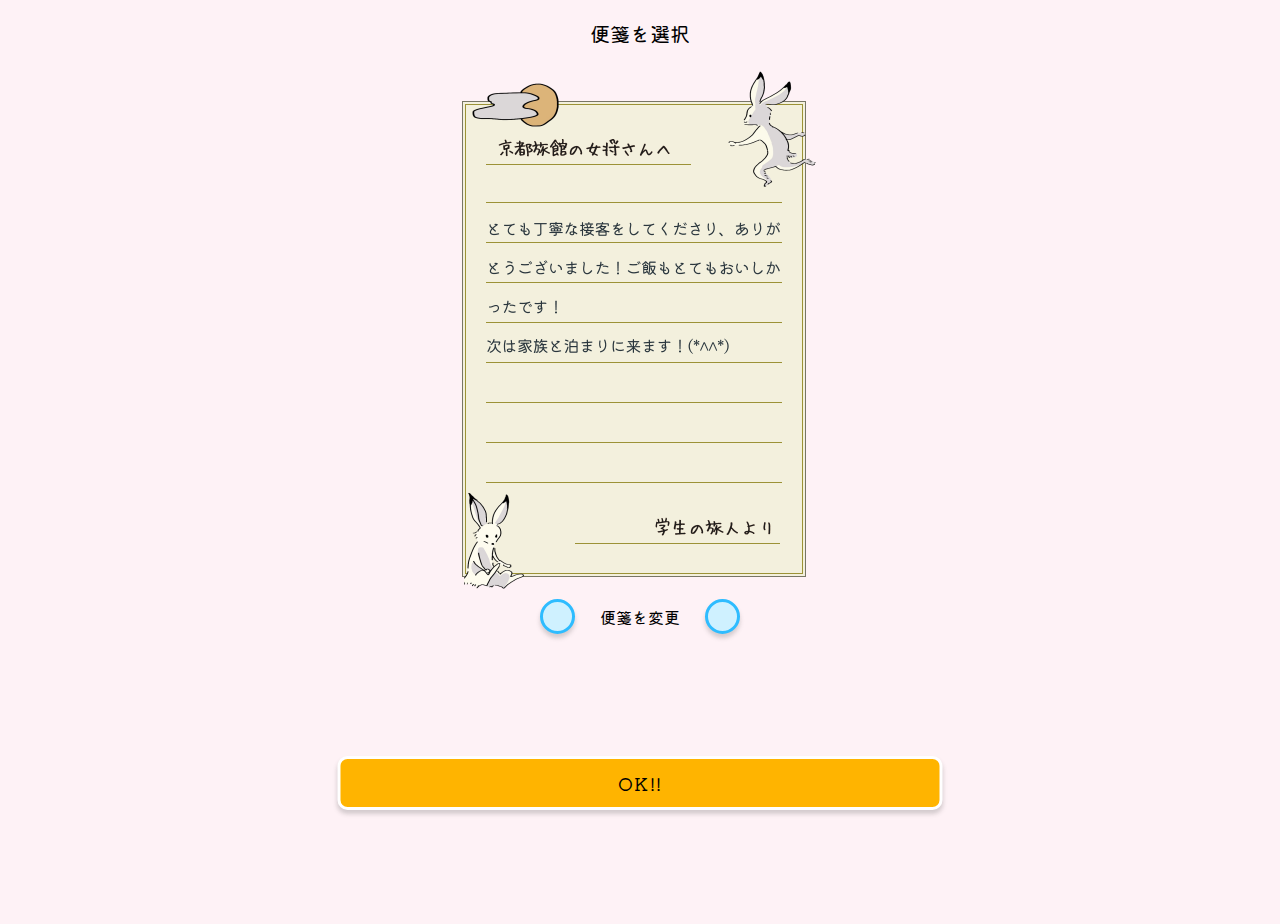
<file: letterType.html>
<!DOCTYPE html>
<html lang="en">
<head>
    <meta charset="UTF-8">
    <meta name="viewport" content="width=device-width, initial-scale=1.0">
    <title>Momorip</title>
    <link rel="preconnect" href="https://fonts.googleapis.com">
    <link rel="preconnect" href="https://fonts.gstatic.com" crossorigin>
    <link href="https://fonts.googleapis.com/css2?family=Kiwi+Maru:wght@300;400;500&display=swap" rel="stylesheet">
    <link rel="stylesheet" href="https://cdnjs.cloudflare.com/ajax/libs/font-awesome/6.4.2/css/all.min.css" integrity="sha512-z3gLpd7yknf1YoNbCzqRKc4qyor8gaKU1qmn+CShxbuBusANI9QpRohGBreCFkKxLhei6S9CQXFEbbKuqLg0DA==" crossorigin="anonymous" referrerpolicy="no-referrer" />
    <link rel="stylesheet" href="./css/app_letterType.css">
</head>
<body>
    <div class="wrapper">
        <div class="title">
            便箋を選択
        </div>
        <div class="type">
            <img srcset="imgs/letterConfirm.png 2x" alt="">
        </div>
        <div class="btn-area">
            <button class="prev">
                <i class="fa-solid fa-arrow-left"></i>
            </button>
            <p>便箋を変更</p>
            <button class="next">
                <i class="fa-solid fa-arrow-right"></i>
            </button>
        </div>
        <button class="sendBtn okBtn"  onclick="location.href='hajime2.html'">
            OK!!
        </button>
    </div>
    <script src="js/app_letter2.js"></script>
</body>
</html>
</file>
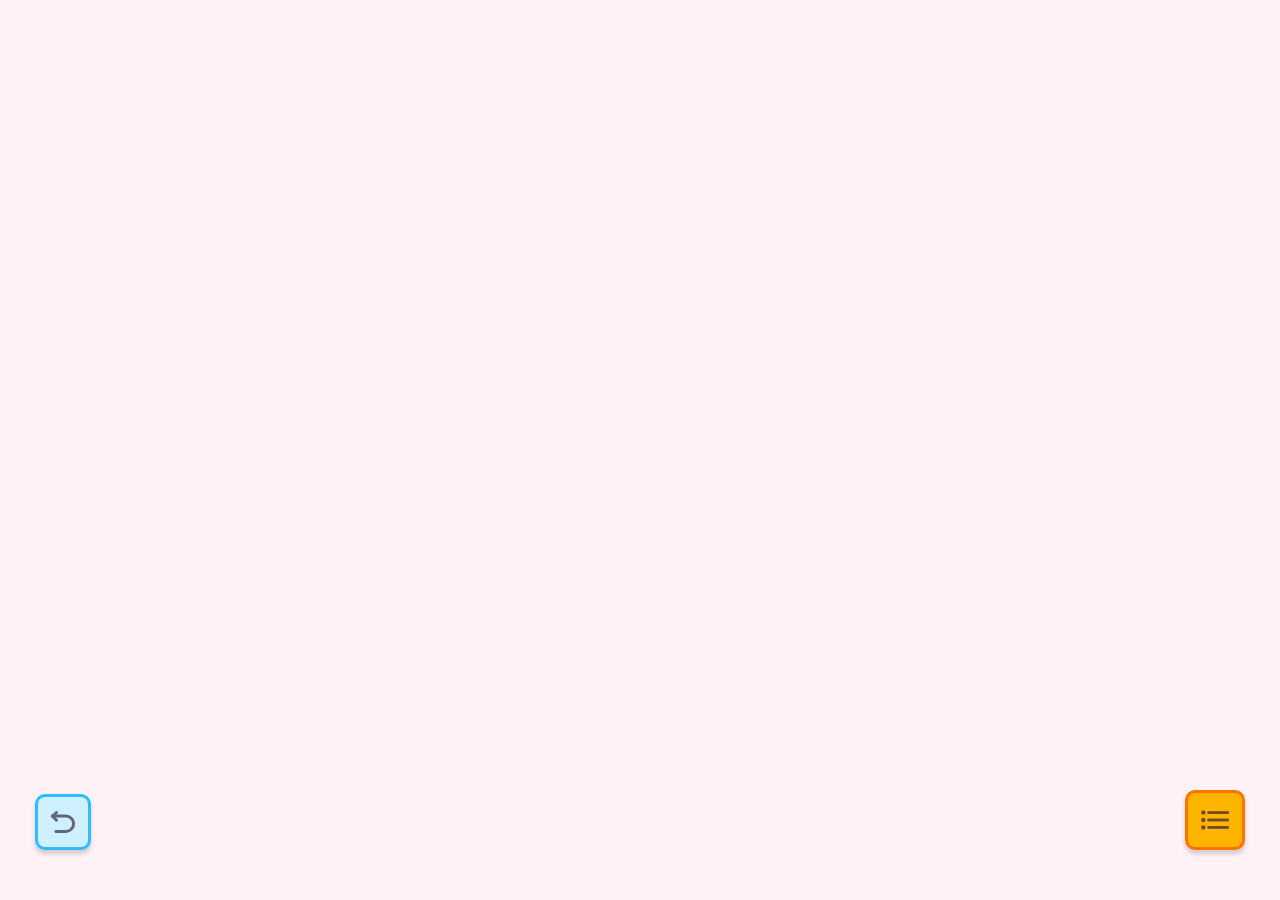
<file: map.html>
<!DOCTYPE html>
<html lang="en">
<head>
    <meta charset="UTF-8">
    <meta name="viewport" content="width=device-width, initial-scale=1.0">
    <title>Momorip</title>
    <link rel="preconnect" href="https://fonts.googleapis.com">
    <link rel="preconnect" href="https://fonts.gstatic.com" crossorigin>
    <link href="https://fonts.googleapis.com/css2?family=Kiwi+Maru:wght@300;400;500&display=swap" rel="stylesheet">
    <link rel="stylesheet" href="https://cdnjs.cloudflare.com/ajax/libs/font-awesome/6.4.2/css/all.min.css" integrity="sha512-z3gLpd7yknf1YoNbCzqRKc4qyor8gaKU1qmn+CShxbuBusANI9QpRohGBreCFkKxLhei6S9CQXFEbbKuqLg0DA==" crossorigin="anonymous" referrerpolicy="no-referrer" />
    <link rel="stylesheet" href="./css/app_map.css">
</head>
<body>
    <div class="wrapper">
        <iframe src="https://www.google.com/maps/embed?pb=!1m18!1m12!1m3!1d3275.9944783904675!2d135.5262599121485!3d34.80608077276934!2m3!1f0!2f0!3f0!3m2!1i1024!2i768!4f13.1!3m3!1m2!1s0x6000fcb4a27adf27%3A0x66a0ea1cda80d2b4!2z5LiH5Y2a6KiY5b-15YWs5ZyS!5e0!3m2!1svi!2sjp!4v1694585364569!5m2!1svi!2sjp" width="516" height="812" style="border:0;" allowfullscreen="" loading="lazy" referrerpolicy="no-referrer-when-downgrade"></iframe>
        <button class="backBtn">
            <svg xmlns="http://www.w3.org/2000/svg" width="30" height="30" viewBox="0 0 30 30" fill="none">
                <path d="M8.5068 5.55664L4.37497 9.09831L8.5068 13.2303" stroke="#626779" stroke-width="3" stroke-linecap="round" stroke-linejoin="round"/>
                <path d="M4.37497 9.09863H17.9477C22.0106 9.09863 25.4609 12.4162 25.6193 16.4771C25.7866 20.7682 22.241 24.4459 17.9477 24.4459H7.91569" stroke="#626779" stroke-width="3" stroke-linecap="round" stroke-linejoin="round"/>
            </svg>
        </button>
        <button class="listBtn">
            <img srcset="imgs/listBtn.png 2x" alt="">
        </button>
    </div>
    <script src="js/app_letter2.js"></script>
</body>
</html>
</file>
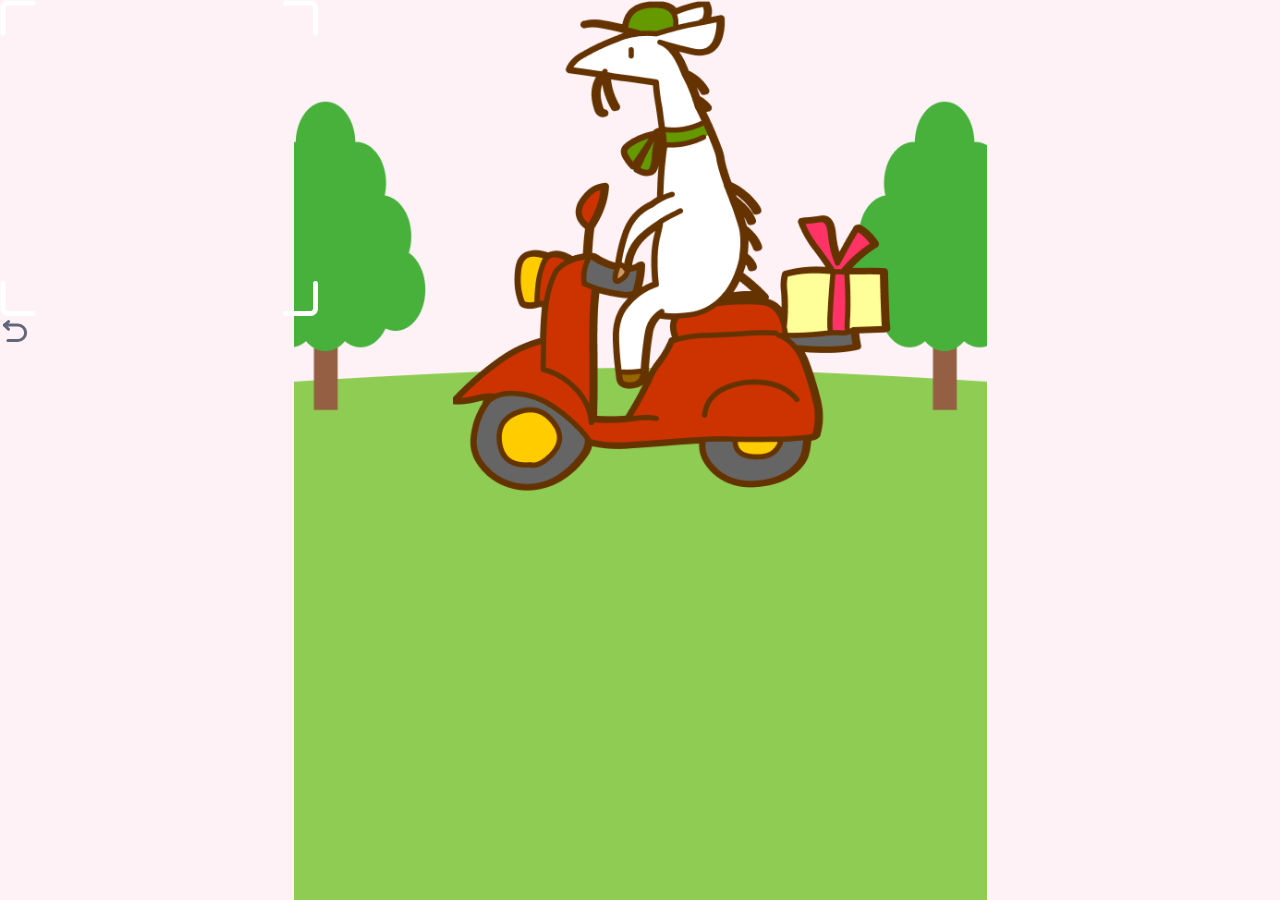
<file: qrscan.html>
<!DOCTYPE html>
<html lang="en">
<head>
    <meta charset="UTF-8">
    <meta name="viewport" content="width=device-width, initial-scale=1.0">
    <title>Momorip</title>
    <link rel="preconnect" href="https://fonts.googleapis.com">
    <link rel="preconnect" href="https://fonts.gstatic.com" crossorigin>
    <link href="https://fonts.googleapis.com/css2?family=Kiwi+Maru:wght@300;400;500&display=swap" rel="stylesheet">
    <link rel="stylesheet" href="./css/app_start.css">
</head>
<body>
    <div class="wrapper">
        <div class="container">
            <img srcset="imgs/frame.png 2x" alt="">
        </div>
        <button class="backBtn"  onclick="location.href='hajime.html'">
            <svg xmlns="http://www.w3.org/2000/svg" width="30" height="30" viewBox="0 0 30 30" fill="none">
                <path d="M8.5068 5.55664L4.37497 9.09831L8.5068 13.2303" stroke="#626779" stroke-width="3" stroke-linecap="round" stroke-linejoin="round"/>
                <path d="M4.37497 9.09863H17.9477C22.0106 9.09863 25.4609 12.4162 25.6193 16.4771C25.7866 20.7682 22.241 24.4459 17.9477 24.4459H7.91569" stroke="#626779" stroke-width="3" stroke-linecap="round" stroke-linejoin="round"/>
            </svg>
        </button>
        
    </div>
</body>
</html>
</file>
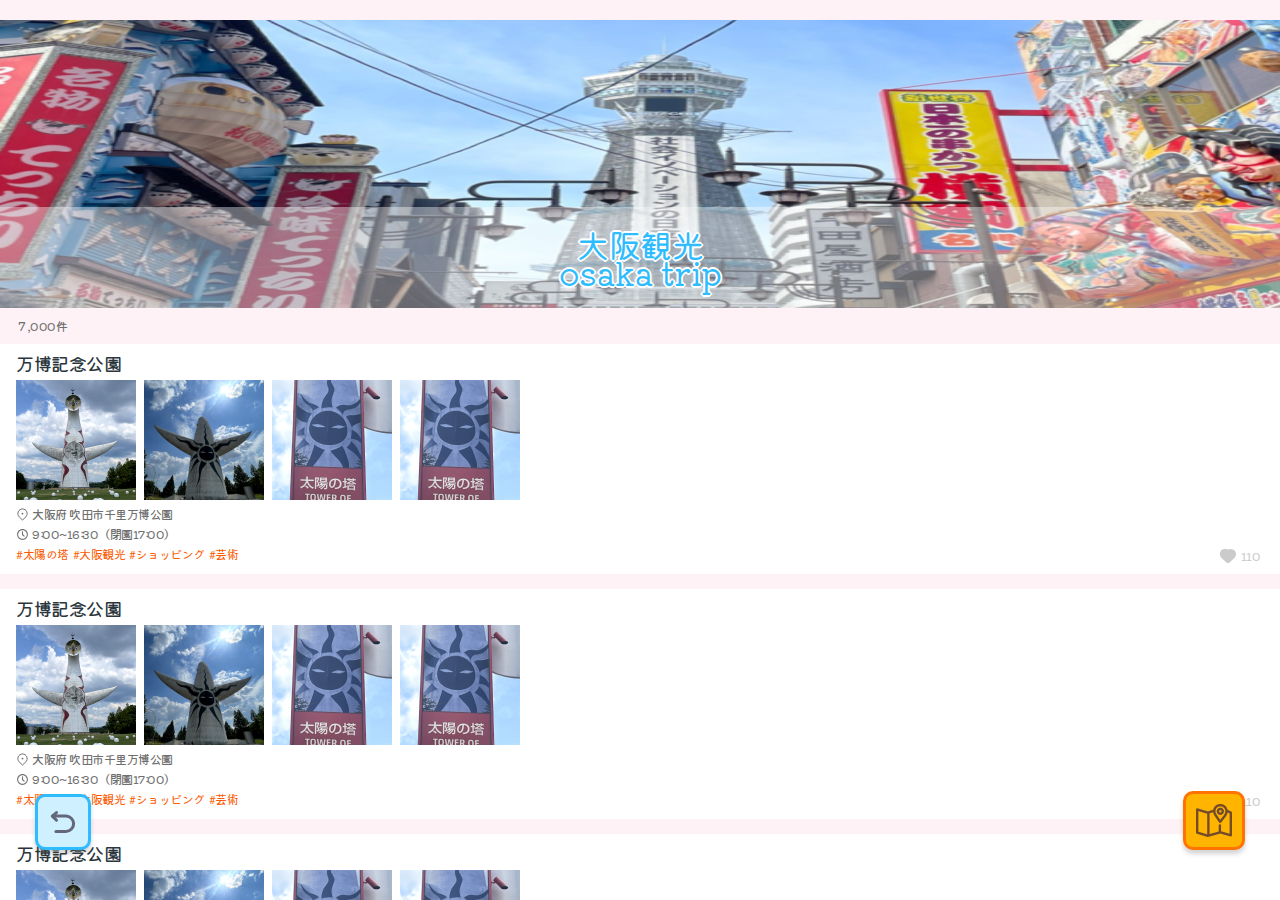
<file: result.html>
<!DOCTYPE html>
<html lang="en">
<head>
    <meta charset="UTF-8">
    <meta name="viewport" content="width=device-width, initial-scale=1.0">
    <title>Momorip</title>
    <link rel="preconnect" href="https://fonts.googleapis.com">
    <link rel="preconnect" href="https://fonts.gstatic.com" crossorigin>
    <link href="https://fonts.googleapis.com/css2?family=Kiwi+Maru:wght@300;400;500&display=swap" rel="stylesheet">
    <link rel="stylesheet" href="https://cdnjs.cloudflare.com/ajax/libs/font-awesome/6.4.2/css/all.min.css" integrity="sha512-z3gLpd7yknf1YoNbCzqRKc4qyor8gaKU1qmn+CShxbuBusANI9QpRohGBreCFkKxLhei6S9CQXFEbbKuqLg0DA==" crossorigin="anonymous" referrerpolicy="no-referrer" />
    <link rel="stylesheet" href="./css/app_result.css">
</head>
<body>
    <div class="wrapper">
        <div class="cover">
            <img srcset="./imgs/resultMain.jpg 2x" alt="">
            <div class="cover-content">
                <p class="cover-title">大阪観光</p>
                <p class="cover-sub">osaka trip</p>
            </div>
            <div class="cover-arrow">
                <i class="fa-solid fa-chevron-left"></i>
            </div>
            <div class="cover-search">
                <i class="fa-solid fa-magnifying-glass"></i>
            </div>
        </div>
        <div class="amount">
            ７,000件
        </div>
        <div class="loca-wrapper">
            <div class="loca">
                <div class="loca-name">万博記念公園</div>
                <div class="loca-img-list">
                    <img src="imgs/locationImg1-1.jpg" alt="" class="location-img">
                    <img src="imgs/locationImg1-2.jpg" alt="" class="location-img">
                    <img src="imgs/locationImg1-3.jpg" alt="" class="location-img">
                    <img src="imgs/locationImg1-3.jpg" alt="" class="location-img">
                </div>
                <div class="loca-desc">
                    <div class="loca-desc-icon">
                        <svg xmlns="http://www.w3.org/2000/svg" width="13" height="13" viewBox="0 0 13 13" fill="none">
                            <g clip-path="url(#clip0_153_561)">
                            <path d="M6.5 5.57129H6.50549V5.57678H6.5V5.57129Z" stroke="#6F6F6F" stroke-width="1.88" stroke-linejoin="round"/>
                            <path d="M6.5001 12.1374L9.78313 8.85439C10.4324 8.20508 10.8746 7.37781 11.0537 6.4772C11.2328 5.57659 11.1409 4.64309 10.7895 3.79474C10.4381 2.94639 9.84298 2.2213 9.07948 1.71115C8.31598 1.201 7.41835 0.928711 6.5001 0.928711C5.58185 0.928711 4.68422 1.201 3.92072 1.71115C3.15722 2.2213 2.56214 2.94639 2.21073 3.79474C1.85933 4.64309 1.76737 5.57659 1.9465 6.4772C2.12562 7.37781 2.56779 8.20508 3.21707 8.85439L6.5001 12.1374Z" stroke="#6F6F6F" stroke-linejoin="round"/>
                            </g>
                            <defs>
                            <clipPath id="clip0_153_561">
                            <rect width="13" height="13" fill="white"/>
                            </clipPath>
                            </defs>
                        </svg>
                    </div>
                    <div class="loca-desc-content">
                        大阪府 吹田市千里万博公園
                    </div>
                </div>
                <div class="loca-time">
                    <div class="loca-time-icon">
                        <svg xmlns="http://www.w3.org/2000/svg" width="13" height="13" viewBox="0 0 13 13" fill="none">
                            <g clip-path="url(#clip0_174_571)">
                              <path d="M6.50004 1.08301C9.49167 1.08301 11.9167 3.50805 11.9167 6.49967C11.9167 9.4913 9.49167 11.9163 6.50004 11.9163C3.50842 11.9163 1.08337 9.4913 1.08337 6.49967C1.08337 3.50805 3.50842 1.08301 6.50004 1.08301ZM6.50004 2.16634C5.35077 2.16634 4.24857 2.62289 3.43591 3.43555C2.62325 4.2482 2.16671 5.3504 2.16671 6.49967C2.16671 7.64895 2.62325 8.75115 3.43591 9.5638C4.24857 10.3765 5.35077 10.833 6.50004 10.833C7.64931 10.833 8.75151 10.3765 9.56417 9.5638C10.3768 8.75115 10.8334 7.64895 10.8334 6.49967C10.8334 5.3504 10.3768 4.2482 9.56417 3.43555C8.75151 2.62289 7.64931 2.16634 6.50004 2.16634ZM6.50004 3.24967C6.63271 3.24969 6.76077 3.2984 6.85991 3.38656C6.95905 3.47472 7.02239 3.59621 7.03792 3.72797L7.04171 3.79134V6.27542L8.508 7.74172C8.60515 7.83919 8.66155 7.96999 8.66575 8.10755C8.66995 8.24511 8.62163 8.3791 8.53061 8.48233C8.4396 8.58555 8.3127 8.65026 8.1757 8.66331C8.0387 8.67636 7.90187 8.63677 7.793 8.55259L7.74208 8.50763L6.11708 6.88263C6.0329 6.79837 5.97883 6.68872 5.96325 6.57063L5.95837 6.49967V3.79134C5.95837 3.64768 6.01544 3.50991 6.11702 3.40833C6.21861 3.30674 6.35638 3.24967 6.50004 3.24967Z" fill="#6F6F6F"/>
                            </g>
                            <defs>
                              <clipPath id="clip0_174_571">
                                <rect width="13" height="13" fill="white"/>
                              </clipPath>
                            </defs>
                        </svg>
                    </div>
                    <div class="loca-time-content">
                        9:00~16:30（閉園17:00）
                    </div>
                </div>
                <div class="loca-tags">
                    <a href="#">#太陽の塔</a>
                    <a href="#">#大阪観光</a>
                    <a href="#">#ショッピング</a>
                    <a href="#">#芸術</a>
                </div>
                <div class="loca-heart">
                    <svg xmlns="http://www.w3.org/2000/svg" width="20" height="20" viewBox="0 0 20 20" fill="none">
                        <path d="M15.8925 10.9521L11.1784 15.6671C10.8658 15.9796 10.442 16.1551 10 16.1551C9.55809 16.1551 9.13424 15.9796 8.82169 15.6671L4.10753 10.953C3.71783 10.5667 3.40828 10.1072 3.19663 9.60097C2.98499 9.09472 2.87542 8.55165 2.87422 8.00294C2.87301 7.45423 2.9802 6.91069 3.18963 6.40352C3.39906 5.89634 3.7066 5.43553 4.0946 5.04754C4.48259 4.65954 4.9434 4.352 5.45057 4.14257C5.95775 3.93315 6.50129 3.82596 7.05 3.82716C7.59871 3.82836 8.14177 3.93793 8.64802 4.14958C9.15427 4.36122 9.61373 4.67078 10 5.06047C10.7847 4.29536 11.8391 3.87019 12.9351 3.87706C14.031 3.88392 15.08 4.32227 15.855 5.09715C16.63 5.87203 17.0685 6.92104 17.0755 8.01694C17.0825 9.11285 16.6575 10.1674 15.8925 10.9521Z" fill="#CBCBCB" stroke="#CBCBCB" stroke-width="2" stroke-linecap="round" stroke-linejoin="round"/>
                    </svg>
                    <div class="loca-heart-count">
                        110
                    </div>
                </div>
            </div>
            <div class="loca">
                <div class="loca-name">万博記念公園</div>
                <div class="loca-img-list">
                    <img src="imgs/locationImg1-1.jpg" alt="" class="location-img">
                    <img src="imgs/locationImg1-2.jpg" alt="" class="location-img">
                    <img src="imgs/locationImg1-3.jpg" alt="" class="location-img">
                    <img src="imgs/locationImg1-3.jpg" alt="" class="location-img">
                </div>
                <div class="loca-desc">
                    <div class="loca-desc-icon">
                        <svg xmlns="http://www.w3.org/2000/svg" width="13" height="13" viewBox="0 0 13 13" fill="none">
                            <g clip-path="url(#clip0_153_561)">
                            <path d="M6.5 5.57129H6.50549V5.57678H6.5V5.57129Z" stroke="#6F6F6F" stroke-width="1.88" stroke-linejoin="round"/>
                            <path d="M6.5001 12.1374L9.78313 8.85439C10.4324 8.20508 10.8746 7.37781 11.0537 6.4772C11.2328 5.57659 11.1409 4.64309 10.7895 3.79474C10.4381 2.94639 9.84298 2.2213 9.07948 1.71115C8.31598 1.201 7.41835 0.928711 6.5001 0.928711C5.58185 0.928711 4.68422 1.201 3.92072 1.71115C3.15722 2.2213 2.56214 2.94639 2.21073 3.79474C1.85933 4.64309 1.76737 5.57659 1.9465 6.4772C2.12562 7.37781 2.56779 8.20508 3.21707 8.85439L6.5001 12.1374Z" stroke="#6F6F6F" stroke-linejoin="round"/>
                            </g>
                            <defs>
                            <clipPath id="clip0_153_561">
                            <rect width="13" height="13" fill="white"/>
                            </clipPath>
                            </defs>
                        </svg>
                    </div>
                    <div class="loca-desc-content">
                        大阪府 吹田市千里万博公園
                    </div>
                </div>
                <div class="loca-time">
                    <div class="loca-time-icon">
                        <svg xmlns="http://www.w3.org/2000/svg" width="13" height="13" viewBox="0 0 13 13" fill="none">
                            <g clip-path="url(#clip0_174_571)">
                              <path d="M6.50004 1.08301C9.49167 1.08301 11.9167 3.50805 11.9167 6.49967C11.9167 9.4913 9.49167 11.9163 6.50004 11.9163C3.50842 11.9163 1.08337 9.4913 1.08337 6.49967C1.08337 3.50805 3.50842 1.08301 6.50004 1.08301ZM6.50004 2.16634C5.35077 2.16634 4.24857 2.62289 3.43591 3.43555C2.62325 4.2482 2.16671 5.3504 2.16671 6.49967C2.16671 7.64895 2.62325 8.75115 3.43591 9.5638C4.24857 10.3765 5.35077 10.833 6.50004 10.833C7.64931 10.833 8.75151 10.3765 9.56417 9.5638C10.3768 8.75115 10.8334 7.64895 10.8334 6.49967C10.8334 5.3504 10.3768 4.2482 9.56417 3.43555C8.75151 2.62289 7.64931 2.16634 6.50004 2.16634ZM6.50004 3.24967C6.63271 3.24969 6.76077 3.2984 6.85991 3.38656C6.95905 3.47472 7.02239 3.59621 7.03792 3.72797L7.04171 3.79134V6.27542L8.508 7.74172C8.60515 7.83919 8.66155 7.96999 8.66575 8.10755C8.66995 8.24511 8.62163 8.3791 8.53061 8.48233C8.4396 8.58555 8.3127 8.65026 8.1757 8.66331C8.0387 8.67636 7.90187 8.63677 7.793 8.55259L7.74208 8.50763L6.11708 6.88263C6.0329 6.79837 5.97883 6.68872 5.96325 6.57063L5.95837 6.49967V3.79134C5.95837 3.64768 6.01544 3.50991 6.11702 3.40833C6.21861 3.30674 6.35638 3.24967 6.50004 3.24967Z" fill="#6F6F6F"/>
                            </g>
                            <defs>
                              <clipPath id="clip0_174_571">
                                <rect width="13" height="13" fill="white"/>
                              </clipPath>
                            </defs>
                        </svg>
                    </div>
                    <div class="loca-time-content">
                        9:00~16:30（閉園17:00）
                    </div>
                </div>
                <div class="loca-tags">
                    <a href="#">#太陽の塔</a>
                    <a href="#">#大阪観光</a>
                    <a href="#">#ショッピング</a>
                    <a href="#">#芸術</a>
                </div>
                <div class="loca-heart">
                    <svg xmlns="http://www.w3.org/2000/svg" width="20" height="20" viewBox="0 0 20 20" fill="none">
                        <path d="M15.8925 10.9521L11.1784 15.6671C10.8658 15.9796 10.442 16.1551 10 16.1551C9.55809 16.1551 9.13424 15.9796 8.82169 15.6671L4.10753 10.953C3.71783 10.5667 3.40828 10.1072 3.19663 9.60097C2.98499 9.09472 2.87542 8.55165 2.87422 8.00294C2.87301 7.45423 2.9802 6.91069 3.18963 6.40352C3.39906 5.89634 3.7066 5.43553 4.0946 5.04754C4.48259 4.65954 4.9434 4.352 5.45057 4.14257C5.95775 3.93315 6.50129 3.82596 7.05 3.82716C7.59871 3.82836 8.14177 3.93793 8.64802 4.14958C9.15427 4.36122 9.61373 4.67078 10 5.06047C10.7847 4.29536 11.8391 3.87019 12.9351 3.87706C14.031 3.88392 15.08 4.32227 15.855 5.09715C16.63 5.87203 17.0685 6.92104 17.0755 8.01694C17.0825 9.11285 16.6575 10.1674 15.8925 10.9521Z" fill="#CBCBCB" stroke="#CBCBCB" stroke-width="2" stroke-linecap="round" stroke-linejoin="round"/>
                    </svg>
                    <div class="loca-heart-count">
                        110
                    </div>
                </div>
            </div>
            <div class="loca">
                <div class="loca-name">万博記念公園</div>
                <div class="loca-img-list">
                    <img src="imgs/locationImg1-1.jpg" alt="" class="location-img">
                    <img src="imgs/locationImg1-2.jpg" alt="" class="location-img">
                    <img src="imgs/locationImg1-3.jpg" alt="" class="location-img">
                    <img src="imgs/locationImg1-3.jpg" alt="" class="location-img">
                </div>
                <div class="loca-desc">
                    <div class="loca-desc-icon">
                        <svg xmlns="http://www.w3.org/2000/svg" width="13" height="13" viewBox="0 0 13 13" fill="none">
                            <g clip-path="url(#clip0_153_561)">
                            <path d="M6.5 5.57129H6.50549V5.57678H6.5V5.57129Z" stroke="#6F6F6F" stroke-width="1.88" stroke-linejoin="round"/>
                            <path d="M6.5001 12.1374L9.78313 8.85439C10.4324 8.20508 10.8746 7.37781 11.0537 6.4772C11.2328 5.57659 11.1409 4.64309 10.7895 3.79474C10.4381 2.94639 9.84298 2.2213 9.07948 1.71115C8.31598 1.201 7.41835 0.928711 6.5001 0.928711C5.58185 0.928711 4.68422 1.201 3.92072 1.71115C3.15722 2.2213 2.56214 2.94639 2.21073 3.79474C1.85933 4.64309 1.76737 5.57659 1.9465 6.4772C2.12562 7.37781 2.56779 8.20508 3.21707 8.85439L6.5001 12.1374Z" stroke="#6F6F6F" stroke-linejoin="round"/>
                            </g>
                            <defs>
                            <clipPath id="clip0_153_561">
                            <rect width="13" height="13" fill="white"/>
                            </clipPath>
                            </defs>
                        </svg>
                    </div>
                    <div class="loca-desc-content">
                        大阪府 吹田市千里万博公園
                    </div>
                </div>
                <div class="loca-time">
                    <div class="loca-time-icon">
                        <svg xmlns="http://www.w3.org/2000/svg" width="13" height="13" viewBox="0 0 13 13" fill="none">
                            <g clip-path="url(#clip0_174_571)">
                              <path d="M6.50004 1.08301C9.49167 1.08301 11.9167 3.50805 11.9167 6.49967C11.9167 9.4913 9.49167 11.9163 6.50004 11.9163C3.50842 11.9163 1.08337 9.4913 1.08337 6.49967C1.08337 3.50805 3.50842 1.08301 6.50004 1.08301ZM6.50004 2.16634C5.35077 2.16634 4.24857 2.62289 3.43591 3.43555C2.62325 4.2482 2.16671 5.3504 2.16671 6.49967C2.16671 7.64895 2.62325 8.75115 3.43591 9.5638C4.24857 10.3765 5.35077 10.833 6.50004 10.833C7.64931 10.833 8.75151 10.3765 9.56417 9.5638C10.3768 8.75115 10.8334 7.64895 10.8334 6.49967C10.8334 5.3504 10.3768 4.2482 9.56417 3.43555C8.75151 2.62289 7.64931 2.16634 6.50004 2.16634ZM6.50004 3.24967C6.63271 3.24969 6.76077 3.2984 6.85991 3.38656C6.95905 3.47472 7.02239 3.59621 7.03792 3.72797L7.04171 3.79134V6.27542L8.508 7.74172C8.60515 7.83919 8.66155 7.96999 8.66575 8.10755C8.66995 8.24511 8.62163 8.3791 8.53061 8.48233C8.4396 8.58555 8.3127 8.65026 8.1757 8.66331C8.0387 8.67636 7.90187 8.63677 7.793 8.55259L7.74208 8.50763L6.11708 6.88263C6.0329 6.79837 5.97883 6.68872 5.96325 6.57063L5.95837 6.49967V3.79134C5.95837 3.64768 6.01544 3.50991 6.11702 3.40833C6.21861 3.30674 6.35638 3.24967 6.50004 3.24967Z" fill="#6F6F6F"/>
                            </g>
                            <defs>
                              <clipPath id="clip0_174_571">
                                <rect width="13" height="13" fill="white"/>
                              </clipPath>
                            </defs>
                        </svg>
                    </div>
                    <div class="loca-time-content">
                        9:00~16:30（閉園17:00）
                    </div>
                </div>
                <div class="loca-tags">
                    <a href="#">#太陽の塔</a>
                    <a href="#">#大阪観光</a>
                    <a href="#">#ショッピング</a>
                    <a href="#">#芸術</a>
                </div>
                <div class="loca-heart">
                    <svg xmlns="http://www.w3.org/2000/svg" width="20" height="20" viewBox="0 0 20 20" fill="none">
                        <path d="M15.8925 10.9521L11.1784 15.6671C10.8658 15.9796 10.442 16.1551 10 16.1551C9.55809 16.1551 9.13424 15.9796 8.82169 15.6671L4.10753 10.953C3.71783 10.5667 3.40828 10.1072 3.19663 9.60097C2.98499 9.09472 2.87542 8.55165 2.87422 8.00294C2.87301 7.45423 2.9802 6.91069 3.18963 6.40352C3.39906 5.89634 3.7066 5.43553 4.0946 5.04754C4.48259 4.65954 4.9434 4.352 5.45057 4.14257C5.95775 3.93315 6.50129 3.82596 7.05 3.82716C7.59871 3.82836 8.14177 3.93793 8.64802 4.14958C9.15427 4.36122 9.61373 4.67078 10 5.06047C10.7847 4.29536 11.8391 3.87019 12.9351 3.87706C14.031 3.88392 15.08 4.32227 15.855 5.09715C16.63 5.87203 17.0685 6.92104 17.0755 8.01694C17.0825 9.11285 16.6575 10.1674 15.8925 10.9521Z" fill="#CBCBCB" stroke="#CBCBCB" stroke-width="2" stroke-linecap="round" stroke-linejoin="round"/>
                    </svg>
                    <div class="loca-heart-count">
                        110
                    </div>
                </div>
            </div>
            <div class="loca">
                <div class="loca-name">万博記念公園</div>
                <div class="loca-img-list">
                    <img src="imgs/locationImg1-1.jpg" alt="" class="location-img">
                    <img src="imgs/locationImg1-2.jpg" alt="" class="location-img">
                    <img src="imgs/locationImg1-3.jpg" alt="" class="location-img">
                    <img src="imgs/locationImg1-3.jpg" alt="" class="location-img">
                </div>
                <div class="loca-desc">
                    <div class="loca-desc-icon">
                        <svg xmlns="http://www.w3.org/2000/svg" width="13" height="13" viewBox="0 0 13 13" fill="none">
                            <g clip-path="url(#clip0_153_561)">
                            <path d="M6.5 5.57129H6.50549V5.57678H6.5V5.57129Z" stroke="#6F6F6F" stroke-width="1.88" stroke-linejoin="round"/>
                            <path d="M6.5001 12.1374L9.78313 8.85439C10.4324 8.20508 10.8746 7.37781 11.0537 6.4772C11.2328 5.57659 11.1409 4.64309 10.7895 3.79474C10.4381 2.94639 9.84298 2.2213 9.07948 1.71115C8.31598 1.201 7.41835 0.928711 6.5001 0.928711C5.58185 0.928711 4.68422 1.201 3.92072 1.71115C3.15722 2.2213 2.56214 2.94639 2.21073 3.79474C1.85933 4.64309 1.76737 5.57659 1.9465 6.4772C2.12562 7.37781 2.56779 8.20508 3.21707 8.85439L6.5001 12.1374Z" stroke="#6F6F6F" stroke-linejoin="round"/>
                            </g>
                            <defs>
                            <clipPath id="clip0_153_561">
                            <rect width="13" height="13" fill="white"/>
                            </clipPath>
                            </defs>
                        </svg>
                    </div>
                    <div class="loca-desc-content">
                        大阪府 吹田市千里万博公園
                    </div>
                </div>
                <div class="loca-time">
                    <div class="loca-time-icon">
                        <svg xmlns="http://www.w3.org/2000/svg" width="13" height="13" viewBox="0 0 13 13" fill="none">
                            <g clip-path="url(#clip0_174_571)">
                              <path d="M6.50004 1.08301C9.49167 1.08301 11.9167 3.50805 11.9167 6.49967C11.9167 9.4913 9.49167 11.9163 6.50004 11.9163C3.50842 11.9163 1.08337 9.4913 1.08337 6.49967C1.08337 3.50805 3.50842 1.08301 6.50004 1.08301ZM6.50004 2.16634C5.35077 2.16634 4.24857 2.62289 3.43591 3.43555C2.62325 4.2482 2.16671 5.3504 2.16671 6.49967C2.16671 7.64895 2.62325 8.75115 3.43591 9.5638C4.24857 10.3765 5.35077 10.833 6.50004 10.833C7.64931 10.833 8.75151 10.3765 9.56417 9.5638C10.3768 8.75115 10.8334 7.64895 10.8334 6.49967C10.8334 5.3504 10.3768 4.2482 9.56417 3.43555C8.75151 2.62289 7.64931 2.16634 6.50004 2.16634ZM6.50004 3.24967C6.63271 3.24969 6.76077 3.2984 6.85991 3.38656C6.95905 3.47472 7.02239 3.59621 7.03792 3.72797L7.04171 3.79134V6.27542L8.508 7.74172C8.60515 7.83919 8.66155 7.96999 8.66575 8.10755C8.66995 8.24511 8.62163 8.3791 8.53061 8.48233C8.4396 8.58555 8.3127 8.65026 8.1757 8.66331C8.0387 8.67636 7.90187 8.63677 7.793 8.55259L7.74208 8.50763L6.11708 6.88263C6.0329 6.79837 5.97883 6.68872 5.96325 6.57063L5.95837 6.49967V3.79134C5.95837 3.64768 6.01544 3.50991 6.11702 3.40833C6.21861 3.30674 6.35638 3.24967 6.50004 3.24967Z" fill="#6F6F6F"/>
                            </g>
                            <defs>
                              <clipPath id="clip0_174_571">
                                <rect width="13" height="13" fill="white"/>
                              </clipPath>
                            </defs>
                        </svg>
                    </div>
                    <div class="loca-time-content">
                        9:00~16:30（閉園17:00）
                    </div>
                </div>
                <div class="loca-tags">
                    <a href="#">#太陽の塔</a>
                    <a href="#">#大阪観光</a>
                    <a href="#">#ショッピング</a>
                    <a href="#">#芸術</a>
                </div>
                <div class="loca-heart">
                    <svg xmlns="http://www.w3.org/2000/svg" width="20" height="20" viewBox="0 0 20 20" fill="none">
                        <path d="M15.8925 10.9521L11.1784 15.6671C10.8658 15.9796 10.442 16.1551 10 16.1551C9.55809 16.1551 9.13424 15.9796 8.82169 15.6671L4.10753 10.953C3.71783 10.5667 3.40828 10.1072 3.19663 9.60097C2.98499 9.09472 2.87542 8.55165 2.87422 8.00294C2.87301 7.45423 2.9802 6.91069 3.18963 6.40352C3.39906 5.89634 3.7066 5.43553 4.0946 5.04754C4.48259 4.65954 4.9434 4.352 5.45057 4.14257C5.95775 3.93315 6.50129 3.82596 7.05 3.82716C7.59871 3.82836 8.14177 3.93793 8.64802 4.14958C9.15427 4.36122 9.61373 4.67078 10 5.06047C10.7847 4.29536 11.8391 3.87019 12.9351 3.87706C14.031 3.88392 15.08 4.32227 15.855 5.09715C16.63 5.87203 17.0685 6.92104 17.0755 8.01694C17.0825 9.11285 16.6575 10.1674 15.8925 10.9521Z" fill="#CBCBCB" stroke="#CBCBCB" stroke-width="2" stroke-linecap="round" stroke-linejoin="round"/>
                    </svg>
                    <div class="loca-heart-count">
                        110
                    </div>
                </div>
            </div>
            <div class="loca">
                <div class="loca-name">万博記念公園</div>
                <div class="loca-img-list">
                    <img src="imgs/locationImg1-1.jpg" alt="" class="location-img">
                    <img src="imgs/locationImg1-2.jpg" alt="" class="location-img">
                    <img src="imgs/locationImg1-3.jpg" alt="" class="location-img">
                    <img src="imgs/locationImg1-3.jpg" alt="" class="location-img">
                </div>
                <div class="loca-desc">
                    <div class="loca-desc-icon">
                        <svg xmlns="http://www.w3.org/2000/svg" width="13" height="13" viewBox="0 0 13 13" fill="none">
                            <g clip-path="url(#clip0_153_561)">
                            <path d="M6.5 5.57129H6.50549V5.57678H6.5V5.57129Z" stroke="#6F6F6F" stroke-width="1.88" stroke-linejoin="round"/>
                            <path d="M6.5001 12.1374L9.78313 8.85439C10.4324 8.20508 10.8746 7.37781 11.0537 6.4772C11.2328 5.57659 11.1409 4.64309 10.7895 3.79474C10.4381 2.94639 9.84298 2.2213 9.07948 1.71115C8.31598 1.201 7.41835 0.928711 6.5001 0.928711C5.58185 0.928711 4.68422 1.201 3.92072 1.71115C3.15722 2.2213 2.56214 2.94639 2.21073 3.79474C1.85933 4.64309 1.76737 5.57659 1.9465 6.4772C2.12562 7.37781 2.56779 8.20508 3.21707 8.85439L6.5001 12.1374Z" stroke="#6F6F6F" stroke-linejoin="round"/>
                            </g>
                            <defs>
                            <clipPath id="clip0_153_561">
                            <rect width="13" height="13" fill="white"/>
                            </clipPath>
                            </defs>
                        </svg>
                    </div>
                    <div class="loca-desc-content">
                        大阪府 吹田市千里万博公園
                    </div>
                </div>
                <div class="loca-time">
                    <div class="loca-time-icon">
                        <svg xmlns="http://www.w3.org/2000/svg" width="13" height="13" viewBox="0 0 13 13" fill="none">
                            <g clip-path="url(#clip0_174_571)">
                              <path d="M6.50004 1.08301C9.49167 1.08301 11.9167 3.50805 11.9167 6.49967C11.9167 9.4913 9.49167 11.9163 6.50004 11.9163C3.50842 11.9163 1.08337 9.4913 1.08337 6.49967C1.08337 3.50805 3.50842 1.08301 6.50004 1.08301ZM6.50004 2.16634C5.35077 2.16634 4.24857 2.62289 3.43591 3.43555C2.62325 4.2482 2.16671 5.3504 2.16671 6.49967C2.16671 7.64895 2.62325 8.75115 3.43591 9.5638C4.24857 10.3765 5.35077 10.833 6.50004 10.833C7.64931 10.833 8.75151 10.3765 9.56417 9.5638C10.3768 8.75115 10.8334 7.64895 10.8334 6.49967C10.8334 5.3504 10.3768 4.2482 9.56417 3.43555C8.75151 2.62289 7.64931 2.16634 6.50004 2.16634ZM6.50004 3.24967C6.63271 3.24969 6.76077 3.2984 6.85991 3.38656C6.95905 3.47472 7.02239 3.59621 7.03792 3.72797L7.04171 3.79134V6.27542L8.508 7.74172C8.60515 7.83919 8.66155 7.96999 8.66575 8.10755C8.66995 8.24511 8.62163 8.3791 8.53061 8.48233C8.4396 8.58555 8.3127 8.65026 8.1757 8.66331C8.0387 8.67636 7.90187 8.63677 7.793 8.55259L7.74208 8.50763L6.11708 6.88263C6.0329 6.79837 5.97883 6.68872 5.96325 6.57063L5.95837 6.49967V3.79134C5.95837 3.64768 6.01544 3.50991 6.11702 3.40833C6.21861 3.30674 6.35638 3.24967 6.50004 3.24967Z" fill="#6F6F6F"/>
                            </g>
                            <defs>
                              <clipPath id="clip0_174_571">
                                <rect width="13" height="13" fill="white"/>
                              </clipPath>
                            </defs>
                        </svg>
                    </div>
                    <div class="loca-time-content">
                        9:00~16:30（閉園17:00）
                    </div>
                </div>
                <div class="loca-tags">
                    <a href="#">#太陽の塔</a>
                    <a href="#">#大阪観光</a>
                    <a href="#">#ショッピング</a>
                    <a href="#">#芸術</a>
                </div>
                <div class="loca-heart">
                    <svg xmlns="http://www.w3.org/2000/svg" width="20" height="20" viewBox="0 0 20 20" fill="none">
                        <path d="M15.8925 10.9521L11.1784 15.6671C10.8658 15.9796 10.442 16.1551 10 16.1551C9.55809 16.1551 9.13424 15.9796 8.82169 15.6671L4.10753 10.953C3.71783 10.5667 3.40828 10.1072 3.19663 9.60097C2.98499 9.09472 2.87542 8.55165 2.87422 8.00294C2.87301 7.45423 2.9802 6.91069 3.18963 6.40352C3.39906 5.89634 3.7066 5.43553 4.0946 5.04754C4.48259 4.65954 4.9434 4.352 5.45057 4.14257C5.95775 3.93315 6.50129 3.82596 7.05 3.82716C7.59871 3.82836 8.14177 3.93793 8.64802 4.14958C9.15427 4.36122 9.61373 4.67078 10 5.06047C10.7847 4.29536 11.8391 3.87019 12.9351 3.87706C14.031 3.88392 15.08 4.32227 15.855 5.09715C16.63 5.87203 17.0685 6.92104 17.0755 8.01694C17.0825 9.11285 16.6575 10.1674 15.8925 10.9521Z" fill="#CBCBCB" stroke="#CBCBCB" stroke-width="2" stroke-linecap="round" stroke-linejoin="round"/>
                    </svg>
                    <div class="loca-heart-count">
                        110
                    </div>
                </div>
            </div>
        </div>
        <button class="backBtn"  onclick="location.href='./home.html'">
            <svg xmlns="http://www.w3.org/2000/svg" width="30" height="30" viewBox="0 0 30 30" fill="none">
                <path d="M8.5068 5.55664L4.37497 9.09831L8.5068 13.2303" stroke="#626779" stroke-width="3" stroke-linecap="round" stroke-linejoin="round"/>
                <path d="M4.37497 9.09863H17.9477C22.0106 9.09863 25.4609 12.4162 25.6193 16.4771C25.7866 20.7682 22.241 24.4459 17.9477 24.4459H7.91569" stroke="#626779" stroke-width="3" stroke-linecap="round" stroke-linejoin="round"/>
            </svg>
        </button>
        <button class="listBtn"  onclick="location.href='./map3.html'">
            <img srcset="imgs/mapBtn.png 2x" alt="">
        </button>
    </div>
</body>
</html>
</file>
<file: css/app_start.css>
*,
*:before,
*:after {
  box-sizing: border-box;
}

* {
  margin: 0;
  padding: 0;
  font: inherit;
}

img,
picture,
svg,
video {
  display: block;
  max-width: 100%;
}

input,
select,
textarea {
  background-color: transparent;
  outline: none;
}

button {
  cursor: pointer;
  background-color: transparent;
  outline: none;
  border: 0;
}

body {
  min-height: 100vh;
  font-weight: 400;
  font-size: 16px;
  line-height: 1;
}

body {
  height: 100%;
  width: 100%;
  background-color: #FEF2F6;
  font-family: "Kiwi Maru", sans-serif;
}

.wrapper {
  height: 100vh;
  width: 100vw;
  background-image: url(./../imgs/startMain.png);
  background-size: contain;
  background-repeat: no-repeat;
  background-position: bottom center;
  position: relative;
}

.start-btn {
  color: #1E1E1E;
  font-family: "Kiwi Maru", sans-serif;
  font-size: 30px;
  line-height: normal;
  letter-spacing: -0.5px;
  padding: 13px 53px;
  background-color: #fff;
  border-radius: 10px;
  border: 3px solid #FFF;
  background: #FFB400;
  box-shadow: 0px 4px 4px 0px rgba(89, 89, 89, 0.25);
  display: block;
  position: absolute;
  left: 50%;
  bottom: 60px;
  transform: translateX(-50%);
  white-space: nowrap;
}

.start-category {
  display: flex;
  position: absolute;
  top: 30%;
  left: 50%;
  transform: translate(-50%, -50%);
  margin-right: -27px;
}
.start-category--img {
  margin: 0 auto;
}
.start-category--img1 {
  margin-top: 20px;
}
.start-category--btn {
  padding: 10px 0;
  display: block;
  display: flex;
  justify-content: space-between;
  align-items: center;
  flex-direction: column;
  width: 80px;
  height: 80px;
  background-color: #CFF1FF;
  border-radius: 20px;
  border: 3px solid #2EBCFF;
}
.start-category--btn:nth-child(2) {
  margin-top: -25px;
}
.start-category--btn:not(:last-child) {
  margin-right: 27px;
}

/*# sourceMappingURL=app_start.css.map */
</file>
<file: css/app_hajime.css>
*,
*:before,
*:after {
  box-sizing: border-box;
}

* {
  margin: 0;
  padding: 0;
  font: inherit;
}

img,
picture,
svg,
video {
  display: block;
  max-width: 100%;
}

input,
select,
textarea {
  background-color: transparent;
  outline: none;
}

button {
  cursor: pointer;
  background-color: transparent;
  outline: none;
  border: 0;
}

body {
  min-height: 100vh;
  font-weight: 400;
  font-size: 16px;
  line-height: 1;
}

li {
  list-style-type: none;
}

a {
  text-decoration: none;
}

html {
  font-size: 16px;
  line-height: normal;
}

body {
  height: 100%;
  width: 100%;
  background-color: #FEF2F6;
  font-family: "Kiwi Maru", sans-serif;
}

.backBtn {
  padding: 10px;
  background-color: #CFF1FF;
  border: 3px solid #2EBCFF;
  border-radius: 10px;
  position: absolute;
  bottom: 50px;
  left: 35px;
  box-shadow: 0px 4px 4px 0px rgba(89, 89, 89, 0.25);
}

.sendBtn {
  padding: 15px 25px;
  background-color: #FFB400;
  border-radius: 10px;
  border: 3px solid white;
  text-align: center;
  font-size: 18px;
  letter-spacing: 1.5px;
  position: absolute;
  bottom: 50px;
  right: 35px;
  box-shadow: 0px 4px 4px 0px rgba(89, 89, 89, 0.25);
}

.listBtn {
  padding: 10px;
  background-color: #FFB400;
  border: 3px solid #FF7400;
  border-radius: 10px;
  position: absolute;
  bottom: 50px;
  right: 35px;
  box-shadow: 0px 4px 4px 0px rgba(89, 89, 89, 0.25);
}

.wrapper {
  height: 100vh;
  width: 100vw;
  background-image: url(./../imgs/startMain.png);
  background-size: contain;
  background-repeat: no-repeat;
  background-position: bottom center;
  position: relative;
}

.listBtn {
  bottom: 90%;
  right: 110px;
  padding: 8px;
}

.burgerBtn {
  padding: 17px 15px;
  background-color: #CFF1FF;
  border: 3px solid #2EBCFF;
  border-radius: 10px;
  position: absolute;
  bottom: 90%;
  right: 35px;
  box-shadow: 0px 4px 4px 0px rgba(89, 89, 89, 0.25);
}

.sche {
  position: absolute;
  width: 80%;
  left: 50%;
  transform: translateX(-50%);
  top: 100px;
}

.code {
  position: absolute;
  left: 50%;
  transform: translateX(-50%);
  bottom: 18%;
}

.sub {
  position: absolute;
  left: 50%;
  transform: translateX(-50%);
  text-align: center;
  bottom: 11%;
  color: #1E1E1E;
  font-weight: 500;
  line-height: 123.3%; /* 19.728px */
  letter-spacing: -0.5px;
}

.nav {
  background-color: #CFF1FF;
  position: absolute;
  top: 0;
  right: 15px;
  top: 50px;
  display: none;
}
.nav ul {
  border: 3px solid #2EBCFF;
}
.nav li {
  padding: 10px 20px;
  text-align: center;
}
.nav li a {
  display: block;
}
.nav li:first-child {
  padding: 15px;
  display: flex;
  justify-content: end;
}
.nav li:last-child {
  padding-bottom: 20px;
}

/*# sourceMappingURL=app_hajime.css.map */
</file>
<file: css/app_hajime2.css>
*,
*:before,
*:after {
  box-sizing: border-box;
}

* {
  margin: 0;
  padding: 0;
  font: inherit;
}

img,
picture,
svg,
video {
  display: block;
  max-width: 100%;
}

input,
select,
textarea {
  background-color: transparent;
  outline: none;
}

button {
  cursor: pointer;
  background-color: transparent;
  outline: none;
  border: 0;
}

body {
  min-height: 100vh;
  font-weight: 400;
  font-size: 16px;
  line-height: 1;
}

li {
  list-style-type: none;
}

a {
  text-decoration: none;
}

html {
  font-size: 16px;
  line-height: normal;
}

body {
  height: 100%;
  width: 100%;
  background-color: #FEF2F6;
  font-family: "Kiwi Maru", sans-serif;
}

.backBtn {
  padding: 10px;
  background-color: #CFF1FF;
  border: 3px solid #2EBCFF;
  border-radius: 10px;
  position: absolute;
  bottom: 50px;
  left: 35px;
  box-shadow: 0px 4px 4px 0px rgba(89, 89, 89, 0.25);
}

.sendBtn {
  padding: 15px 25px;
  background-color: #FFB400;
  border-radius: 10px;
  border: 3px solid white;
  text-align: center;
  font-size: 18px;
  letter-spacing: 1.5px;
  position: absolute;
  bottom: 50px;
  right: 35px;
  box-shadow: 0px 4px 4px 0px rgba(89, 89, 89, 0.25);
}

.listBtn {
  padding: 10px;
  background-color: #FFB400;
  border: 3px solid #FF7400;
  border-radius: 10px;
  position: absolute;
  bottom: 50px;
  right: 35px;
  box-shadow: 0px 4px 4px 0px rgba(89, 89, 89, 0.25);
}

.burger {
  background-color: #CFF1FF;
  padding: 28px 25px;
  width: 263px;
  height: 500px;
  position: absolute;
  z-index: 1000;
  top: 25px;
  right: 0;
  border-radius: 12px 0 0 12px;
  border: 3px solid #2EBCFF;
  border-right: none;
  box-shadow: 0px 1px 4px 0px rgba(22, 144, 202, 0.25);
  display: none;
}
.burger .sendBtn {
  transform: translate(2%, 40%);
  width: 80%;
}
.burger-list {
  display: flex;
  flex-wrap: wrap;
  gap: 10px;
}
.burger-item {
  box-shadow: 0px 1px 4px 0px rgba(22, 144, 202, 0.25);
  border-radius: 15px;
  width: 100px;
  height: 100px;
  display: flex;
  flex-direction: column;
  justify-content: space-between;
  align-items: center;
  padding: 18px 0;
}

.cancel {
  margin-bottom: 20px;
  display: flex;
  justify-content: end;
}

.listBtn {
  bottom: 90%;
  right: 110px;
  padding: 8px;
}

/*# sourceMappingURL=app_hajime2.css.map */
</file>
<file: css/app_letter.css>
*,
*:before,
*:after {
  box-sizing: border-box;
}

* {
  margin: 0;
  padding: 0;
  font: inherit;
}

img,
picture,
svg,
video {
  display: block;
  max-width: 100%;
}

input,
select,
textarea {
  background-color: transparent;
  outline: none;
}

button {
  cursor: pointer;
  background-color: transparent;
  outline: none;
  border: 0;
}

body {
  min-height: 100vh;
  font-weight: 400;
  font-size: 16px;
  line-height: 1;
}

li {
  list-style-type: none;
}

a {
  text-decoration: none;
}

html {
  font-size: 16px;
  line-height: normal;
}

body {
  height: 100%;
  width: 100%;
  background-color: #FEF2F6;
  font-family: "Kiwi Maru", sans-serif;
}

.backBtn {
  padding: 10px;
  background-color: #CFF1FF;
  border: 3px solid #2EBCFF;
  border-radius: 10px;
  position: absolute;
  bottom: 50px;
  left: 35px;
  box-shadow: 0px 4px 4px 0px rgba(89, 89, 89, 0.25);
}

.sendBtn {
  padding: 15px 25px;
  background-color: #FFB400;
  border-radius: 10px;
  border: 3px solid white;
  text-align: center;
  font-size: 18px;
  letter-spacing: 1.5px;
  position: absolute;
  bottom: 50px;
  right: 35px;
  box-shadow: 0px 4px 4px 0px rgba(89, 89, 89, 0.25);
}

.listBtn {
  padding: 10px;
  background-color: #FFB400;
  border: 3px solid #FF7400;
  border-radius: 10px;
  position: absolute;
  bottom: 50px;
  right: 35px;
  box-shadow: 0px 4px 4px 0px rgba(89, 89, 89, 0.25);
}

.wrapper {
  height: 100vh;
  width: 100vw;
  background-image: url(./../imgs/startMain.png);
  background-size: contain;
  background-repeat: no-repeat;
  background-position: bottom center;
  position: relative;
}

.box {
  background-color: #CFF1FF;
  display: flex;
  justify-content: center;
  align-items: center;
  padding: 25px 0 45px;
  border-radius: 0 0 20px 20px;
  box-shadow: 0 3px #2EBCFF;
}
.box p {
  font-size: 22px;
  line-height: 20px;
  letter-spacing: -0.5px;
  white-space: nowrap;
  transform: translateX(-28%);
}
.box p::first-line {
  font-size: 14px;
}
.box::before {
  content: "";
  width: 15px;
  height: 15px;
  background-color: #CFF1FF;
  border-radius: 50%;
  position: absolute;
  bottom: -25px;
  right: 40px;
  z-index: 10;
}
.box::after {
  content: "";
  width: 8px;
  height: 8px;
  background-color: #CFF1FF;
  border-radius: 50%;
  position: absolute;
  bottom: -35px;
  right: 55px;
  z-index: 10;
}

.say {
  margin: 35px 45px;
  text-align: center;
  font-size: 15px;
}

.tip-list {
  display: flex;
  flex-direction: column;
  align-items: center;
}
.tip-item {
  margin-bottom: 15px;
  position: relative;
}
.tip-merit {
  background-color: #128493;
  width: 40px;
  height: 40px;
  border-radius: 50%;
  color: #FEF2F6;
  text-align: center;
  font-size: 12px;
  font-weight: 500;
  line-height: 107.3%;
  display: flex;
  justify-content: center;
  align-items: center;
  position: absolute;
  top: 0;
  left: 0;
  transform: translate(-20%, -20%);
  z-index: 10000;
  box-shadow: 0 0 0px 2.5px white, 0 0 6px 2.5px #2EBCFF;
}

/*# sourceMappingURL=app_letter.css.map */
</file>
<file: css/app_letter2.css>
*,
*:before,
*:after {
  box-sizing: border-box;
}

* {
  margin: 0;
  padding: 0;
  font: inherit;
}

img,
picture,
svg,
video {
  display: block;
  max-width: 100%;
}

input,
select,
textarea {
  background-color: transparent;
  outline: none;
}

button {
  cursor: pointer;
  background-color: transparent;
  outline: none;
  border: 0;
}

body {
  min-height: 100vh;
  font-weight: 400;
  font-size: 16px;
  line-height: 1;
}

li {
  list-style-type: none;
}

a {
  text-decoration: none;
}

html {
  font-size: 16px;
  line-height: normal;
}

body {
  height: 100%;
  width: 100%;
  background-color: #FEF2F6;
  font-family: "Kiwi Maru", sans-serif;
}

.backBtn {
  padding: 10px;
  background-color: #CFF1FF;
  border: 3px solid #2EBCFF;
  border-radius: 10px;
  position: absolute;
  bottom: 50px;
  left: 35px;
  box-shadow: 0px 4px 4px 0px rgba(89, 89, 89, 0.25);
}

.sendBtn {
  padding: 15px 25px;
  background-color: #FFB400;
  border-radius: 10px;
  border: 3px solid white;
  text-align: center;
  font-size: 18px;
  letter-spacing: 1.5px;
  position: absolute;
  bottom: 50px;
  right: 35px;
  box-shadow: 0px 4px 4px 0px rgba(89, 89, 89, 0.25);
}

.wrapper {
  height: 100vh;
  width: 100vw;
  background-image: url(./../imgs/startMain.png);
  background-size: contain;
  background-repeat: no-repeat;
  background-position: bottom center;
  position: relative;
}

.box {
  background-color: #CFF1FF;
  display: flex;
  justify-content: center;
  align-items: center;
  padding: 25px 0 45px;
  border-radius: 0 0 20px 20px;
  box-shadow: 0 3px #2EBCFF;
  position: relative;
}
.box p {
  font-size: 22px;
  line-height: 20px;
  letter-spacing: -0.5px;
  white-space: nowrap;
  transform: translateX(-28%);
}
.box p::first-line {
  font-size: 14px;
}
.box::before {
  content: "";
  width: 15px;
  height: 15px;
  background-color: #CFF1FF;
  border-radius: 50%;
  position: absolute;
  bottom: -25px;
  right: 40px;
  z-index: 10;
}
.box::after {
  content: "";
  width: 8px;
  height: 8px;
  background-color: #CFF1FF;
  border-radius: 50%;
  position: absolute;
  bottom: -35px;
  right: 55px;
  z-index: 10;
}

.tip {
  margin-top: 40px;
  margin-left: 30px;
  display: flex;
}

.write {
  padding: 9px 21px;
  background-color: #CFF1FF;
  border-radius: 30px;
  border: 2px solid #2EBCFF;
  max-width: 330px;
  margin: 0 auto;
  margin-top: 30px;
  overflow: hidden;
  box-shadow: 0px 4px 4px 0px rgba(89, 89, 89, 0.25);
}
.write p {
  color: #2A363D;
}
.write textarea {
  margin-top: 14px;
  width: 100%;
  height: 85%;
  border-radius: 30px;
  background-image: -webkit-linear-gradient(left, white 10px, transparent 10px), -webkit-linear-gradient(right, white 10px, transparent 10px), -webkit-linear-gradient(white 30px, #ccc 30px, #ccc 31px, white 31px);
  background-image: -moz-linear-gradient(left, white 10px, transparent 10px), -moz-linear-gradient(right, white 10px, transparent 10px), -moz-linear-gradient(white 30px, #ccc 30px, #ccc 31px, white 31px);
  background-image: -ms-linear-gradient(left, white 10px, transparent 10px), -ms-linear-gradient(right, white 10px, transparent 10px), -ms-linear-gradient(white 30px, #ccc 30px, #ccc 31px, white 31px);
  background-image: -o-linear-gradient(left, white 10px, transparent 10px), -o-linear-gradient(right, white 10px, transparent 10px), -o-linear-gradient(white 30px, #ccc 30px, #ccc 31px, white 31px);
  background-image: linear-gradient(left, white 10px, transparent 10px), linear-gradient(right, white 10px, transparent 10px), linear-gradient(white 30px, #ccc 30px, #ccc 31px, white 31px);
  background-size: 100% 100%, 100% 100%, 100% 31px;
  border: 1px solid #ccc;
  border-radius: 8px;
  box-shadow: inset 0 1px 2px rgba(0, 0, 0, 0.1);
  padding-top: 5px;
  padding-left: 10px;
  padding-right: 10px;
  line-height: 1.95em;
  border: none;
  resize: none;
  display: none;
}

.payment {
  background-color: #CFF1FF;
  border-radius: 20px;
  max-width: 330px;
  margin: 0 auto;
  border: 2px solid #2EBCFF;
  margin-top: 28px;
  color: #2A363D;
  letter-spacing: -0.5px;
  padding: 9px 21px;
  box-shadow: 0px 4px 4px 0px rgba(89, 89, 89, 0.25);
}
.payment-title {
  font-size: 16px;
  margin-bottom: 5px;
}
.payment-name {
  font-size: 13px;
}
.payment-item {
  display: flex;
  align-items: center;
  justify-content: space-between;
  padding-bottom: 14px;
  padding-top: 10px;
}
.payment-item:first-child .payment-name::first-line {
  font-size: 17px;
}
.payment-item:not(:last-child) {
  border-bottom: 1px dashed #2EBCFF;
}

/*# sourceMappingURL=app_letter2.css.map */
</file>
<file: css/app_letterType.css>
*,
*:before,
*:after {
  box-sizing: border-box;
}

* {
  margin: 0;
  padding: 0;
  font: inherit;
}

img,
picture,
svg,
video {
  display: block;
  max-width: 100%;
}

input,
select,
textarea {
  background-color: transparent;
  outline: none;
}

button {
  cursor: pointer;
  background-color: transparent;
  outline: none;
  border: 0;
}

body {
  min-height: 100vh;
  font-weight: 400;
  font-size: 16px;
  line-height: 1;
}

li {
  list-style-type: none;
}

a {
  text-decoration: none;
}

html {
  font-size: 16px;
  line-height: normal;
}

body {
  height: 100%;
  width: 100%;
  background-color: #FEF2F6;
  font-family: "Kiwi Maru", sans-serif;
}

.backBtn {
  padding: 10px;
  background-color: #CFF1FF;
  border: 3px solid #2EBCFF;
  border-radius: 10px;
  position: absolute;
  bottom: 50px;
  left: 35px;
  box-shadow: 0px 4px 4px 0px rgba(89, 89, 89, 0.25);
}

.sendBtn {
  padding: 15px 25px;
  background-color: #FFB400;
  border-radius: 10px;
  border: 3px solid white;
  text-align: center;
  font-size: 18px;
  letter-spacing: 1.5px;
  position: absolute;
  bottom: 50px;
  right: 35px;
  box-shadow: 0px 4px 4px 0px rgba(89, 89, 89, 0.25);
}

.title {
  text-align: center;
  margin-top: 24px;
  margin-bottom: 25px;
  font-size: 20px;
}

.type img {
  margin: 0 auto;
}

.btn-area {
  display: flex;
  align-items: center;
  position: absolute;
  left: 50%;
  transform: translateX(-50%);
  gap: 25px;
}
.btn-area p {
  white-space: nowrap;
}

.prev, .next {
  width: 35px;
  height: 35px;
  background-color: #CFF1FF;
  display: flex;
  justify-content: center;
  align-items: center;
  border-radius: 50%;
  border: 3px solid #2EBCFF;
  color: #6F6F6F;
  box-shadow: 0px 4px 4px 0px rgba(89, 89, 89, 0.25);
}

.okBtn {
  position: absolute;
  left: 50%;
  transform: translateX(-50%);
  bottom: 10%;
}

/*# sourceMappingURL=app_letterType.css.map */
</file>
<file: css/app_map.css>
*,
*:before,
*:after {
  box-sizing: border-box;
}

* {
  margin: 0;
  padding: 0;
  font: inherit;
}

img,
picture,
svg,
video {
  display: block;
  max-width: 100%;
}

input,
select,
textarea {
  background-color: transparent;
  outline: none;
}

button {
  cursor: pointer;
  background-color: transparent;
  outline: none;
  border: 0;
}

body {
  min-height: 100vh;
  font-weight: 400;
  font-size: 16px;
  line-height: 1;
}

li {
  list-style-type: none;
}

a {
  text-decoration: none;
}

html {
  font-size: 16px;
  line-height: normal;
}

body {
  height: 100%;
  width: 100%;
  background-color: #FEF2F6;
  font-family: "Kiwi Maru", sans-serif;
}

.backBtn {
  padding: 10px;
  background-color: #CFF1FF;
  border: 3px solid #2EBCFF;
  border-radius: 10px;
  position: absolute;
  bottom: 50px;
  left: 35px;
  box-shadow: 0px 4px 4px 0px rgba(89, 89, 89, 0.25);
}

.sendBtn {
  padding: 15px 25px;
  background-color: #FFB400;
  border-radius: 10px;
  border: 3px solid white;
  text-align: center;
  font-size: 18px;
  letter-spacing: 1.5px;
  position: absolute;
  bottom: 50px;
  right: 35px;
  box-shadow: 0px 4px 4px 0px rgba(89, 89, 89, 0.25);
}

.listBtn {
  padding: 10px;
  background-color: #FFB400;
  border: 3px solid #FF7400;
  border-radius: 10px;
  position: absolute;
  bottom: 50px;
  right: 35px;
  box-shadow: 0px 4px 4px 0px rgba(89, 89, 89, 0.25);
}

/*# sourceMappingURL=app_map.css.map */
</file>
<file: css/app_result.css>
*,
*:before,
*:after {
  box-sizing: border-box;
}

* {
  margin: 0;
  padding: 0;
  font: inherit;
}

img,
picture,
svg,
video {
  display: block;
  max-width: 100%;
}

input,
select,
textarea {
  background-color: transparent;
  outline: none;
}

button {
  cursor: pointer;
  background-color: transparent;
  outline: none;
  border: 0;
}

body {
  min-height: 100vh;
  font-weight: 400;
  font-size: 16px;
  line-height: 1;
}

li {
  list-style-type: none;
}

a {
  text-decoration: none;
}

html {
  font-size: 16px;
  line-height: normal;
}

body {
  height: 100%;
  width: 100%;
  background-color: #FEF2F6;
  font-family: "Kiwi Maru", sans-serif;
}

.backBtn {
  padding: 10px;
  background-color: #CFF1FF;
  border: 3px solid #2EBCFF;
  border-radius: 10px;
  position: absolute;
  bottom: 50px;
  left: 35px;
  box-shadow: 0px 4px 4px 0px rgba(89, 89, 89, 0.25);
}

.sendBtn {
  padding: 15px 25px;
  background-color: #FFB400;
  border-radius: 10px;
  border: 3px solid white;
  text-align: center;
  font-size: 18px;
  letter-spacing: 1.5px;
  position: absolute;
  bottom: 50px;
  right: 35px;
  box-shadow: 0px 4px 4px 0px rgba(89, 89, 89, 0.25);
}

.listBtn {
  padding: 10px;
  background-color: #FFB400;
  border: 3px solid #FF7400;
  border-radius: 10px;
  position: absolute;
  bottom: 50px;
  right: 35px;
  box-shadow: 0px 4px 4px 0px rgba(89, 89, 89, 0.25);
}

.wrapper {
  padding-top: 20px;
  height: 100vh;
  width: 100vw;
  overflow: scroll;
}
.wrapper::-webkit-scrollbar {
  display: none;
}

.cover {
  height: 288px;
  position: relative;
}
.cover img {
  height: 100%;
  width: 100%;
}
.cover-content {
  position: absolute;
  height: 35%;
  bottom: 0;
  background-color: rgba(255, 255, 255, 0.4);
  width: 100%;
  text-align: center;
  display: flex;
  justify-content: center;
  align-items: center;
  flex-direction: column;
  text-shadow: 2px 0 #fff, -2px 0 #fff, 0 2px #fff, 0 -2px #fff, 1px 1px #fff, -1px -1px #fff, 1px -1px #fff, -1px 1px #fff;
}
.cover-title {
  font-size: 32px;
  line-height: 20px;
  letter-spacing: -0.5px;
  color: #2EBCFF;
  margin-bottom: 8px;
}
.cover-sub {
  font-size: 32px;
  line-height: 20px;
  letter-spacing: -0.5px;
  color: #2EBCFF;
}
.cover-arrow {
  position: absolute;
  top: 15px;
  left: 15px;
  color: white;
  font-size: 30px;
}
.cover-search {
  position: absolute;
  top: 20px;
  right: 20px;
  color: white;
  font-size: 25px;
}

.amount {
  padding: 8px 16px;
  color: #6F6F6F;
  font-size: 12px;
  font-weight: 500;
  line-height: 20px;
  letter-spacing: -0.5px;
}

.loca {
  background-color: #fff;
  padding: 10px 0 10px 16px;
  position: relative;
  margin-bottom: 15px;
}
.loca-name {
  font-size: 18px;
  font-weight: 500;
  letter-spacing: -0.5px;
  color: #2A363D;
  margin-bottom: 8px;
}
.loca-img-list {
  display: flex;
  overflow-x: scroll;
  margin: 8px 0 4px;
}
.loca-img-list::-webkit-scrollbar {
  display: none;
}
.loca-img-list img {
  width: 120px;
  height: 120px;
  margin-right: 8px;
}
.loca-desc, .loca-time {
  display: flex;
  align-items: center;
}
.loca-desc-icon, .loca-time-icon {
  margin-right: 3px;
}
.loca-desc-content, .loca-time-content {
  color: #6F6F6F;
  font-size: 12px;
  font-weight: 500;
  line-height: 20px;
  letter-spacing: -0.5px;
}
.loca-tags a {
  color: #FB5A00;
  font-size: 12px;
  line-height: 20px; /* 200% */
  letter-spacing: -0.5px;
}
.loca-heart {
  position: absolute;
  bottom: 8px;
  right: 20px;
  display: flex;
  align-items: center;
}
.loca-heart-count {
  color: #CBCBCB;
  font-size: 12px;
  font-weight: 500;
  line-height: 20px;
  letter-spacing: -0.5px;
  margin-left: 3px;
}

/*# sourceMappingURL=app_result.css.map */
</file>
